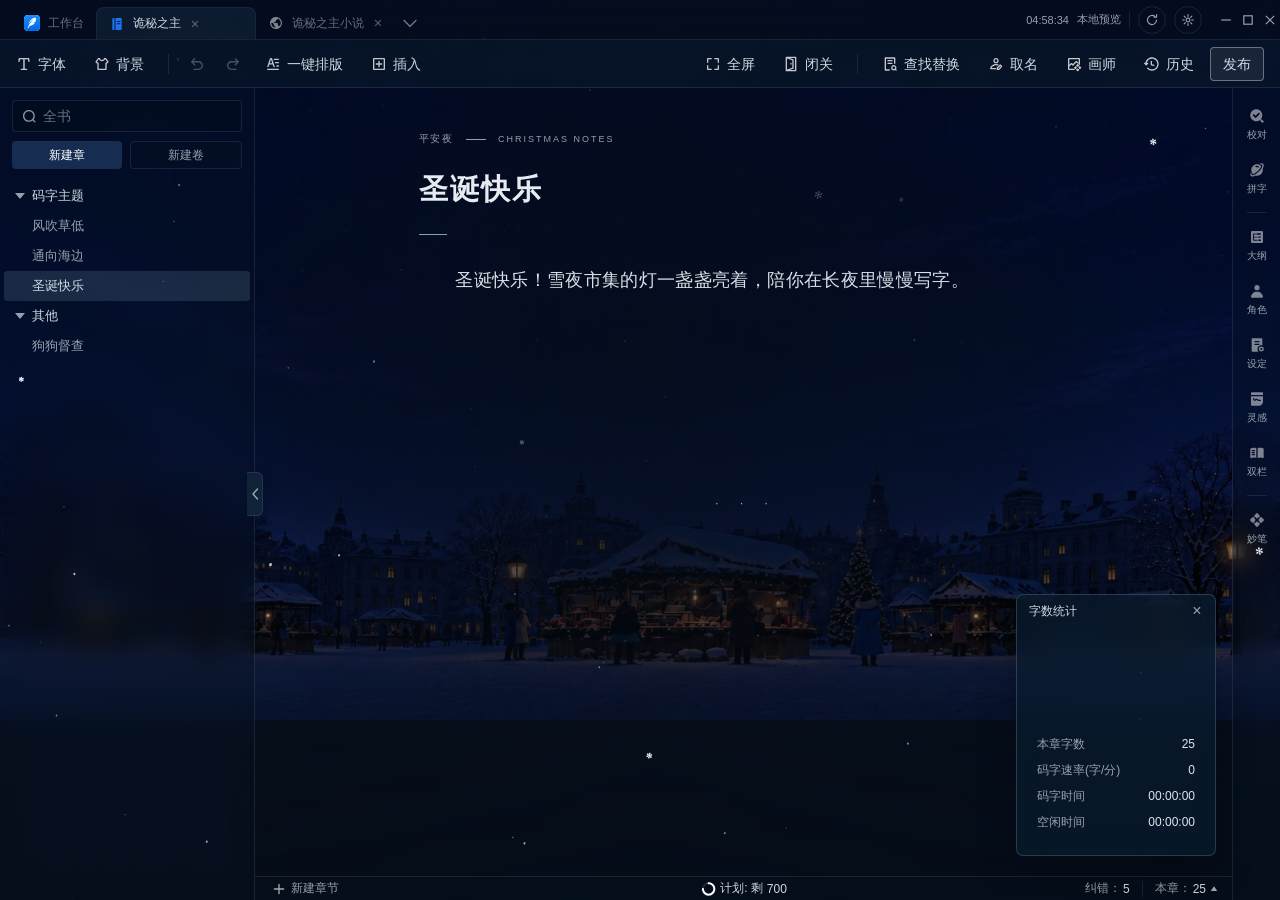
<file: themes/christmas/index.html>
<!doctype html>
<html lang="zh-CN">
<head>
  <meta charset="utf-8">
  <meta name="viewport" content="width=device-width,initial-scale=1">
  <meta name="theme-color" content="#080F1C">
  <title>圣诞快乐 · 深色码字主题</title>
  <link rel="stylesheet" href="theme.css?v=4">
  <link rel="stylesheet" href="styles.css?v=12">
  <script src="stats.js?v=1" defer></script>
  <script src="app.js?v=2" defer></script>
  <script src="snow.js?v=3" defer></script>
  <script src="typing-fx.js?v=7" defer></script>
  <link rel="stylesheet" href="../../shared/site-nav.css?v=14">
  <link rel="stylesheet" href="../../shared/chapter-sidebar.css?v=2">
  <script src="../../shared/chapter-sidebar.js?v=2" defer></script>
  <script src="../../shared/site-nav.js?v=17" defer></script>
  <link rel="stylesheet" href="../../shared/page-loading.css?v=16">
  <script src="../../shared/page-loading.js?v=16" defer></script>
</head>
<body data-page-id="christmas">
  <div id="pageLoading" role="status" aria-label="页面加载中"><span class="loading-spinner"></span>正在准备编辑器…</div>
  <div class="wallpaper" aria-hidden="true"><div class="wallpaper-layer wallpaper-dim"></div><div class="wallpaper-layer wallpaper-low"></div><div class="wallpaper-layer wallpaper-mid"></div><div class="wallpaper-layer wallpaper-bright"></div><div class="wallpaper-layer wallpaper-goal"></div></div>
  <canvas id="snowCanvas" class="snow-canvas" aria-hidden="true"></canvas>
  <div class="app" aria-label="作家助手写作界面 · 圣诞雪夜皮肤预览">
    <header class="titlebar">
      <div class="tabs">
        <span class="tab tab-work"><img class="ic" src="assets/icons/tabs-icon-workbench.svg" alt="">工作台</span>
        <span class="tab tab-book active"><img class="ic" src="assets/icons/tabs-icon-book.svg" alt="">诡秘之主<img class="ic tab-close" src="assets/icons/icon-close-m.svg" alt=""></span>
        <span class="tab tab-web"><img class="ic" src="assets/icons/tabs-icon-web.svg" alt="">诡秘之主小说<img class="ic tab-close" src="assets/icons/icon-close-m.svg" alt=""></span>
        <span class="tab tab-more"><img class="ic" src="assets/icons/icon-chevron-down.svg" alt=""></span>
      </div>
      <div class="titlebar-right">
        <span class="sync-state"><time id="clock"></time><span id="saveState">本地预览</span></span>
        <span class="divider-v" aria-hidden="true"></span>
        <button class="circle-btn" type="button" title="同步" aria-label="同步"><svg viewBox="0 0 16 16" aria-hidden="true"><path d="M13.2 8a5.2 5.2 0 1 1-1.6-3.75M13.2 1.8v3h-3" fill="none" stroke="currentColor" stroke-width="1.3" stroke-linecap="round"/></svg></button>
        <button class="circle-btn" type="button" title="设置" aria-label="设置"><svg viewBox="0 0 16 16" aria-hidden="true"><circle cx="8" cy="8" r="2.1" fill="none" stroke="currentColor" stroke-width="1.3"/><path d="M8 1.8v2m0 8.4v2M1.8 8h2m8.4 0h2M3.6 3.6 5 5m6 6 1.4 1.4M12.4 3.6 11 5m-6 6-1.4 1.4" fill="none" stroke="currentColor" stroke-width="1.3" stroke-linecap="round"/></svg></button>
        <span class="win-btns" aria-hidden="true">
          <svg viewBox="0 0 10 10"><path d="M1 5h8" stroke="currentColor" stroke-width="1"/></svg>
          <svg viewBox="0 0 10 10"><rect x="1.5" y="1.5" width="7" height="7" fill="none" stroke="currentColor" stroke-width="1"/></svg>
          <svg viewBox="0 0 10 10"><path d="m1.5 1.5 7 7m0-7-7 7" stroke="currentColor" stroke-width="1"/></svg>
        </span>
      </div>
    </header>
    <nav class="toolbar" aria-label="写作工具栏">
      <div class="tool-group">
        <button id="fontButton" type="button" title="调整正文字号"><img class="ic" src="assets/icons/toolbar-icon-font.svg" alt=""><span>字体</span></button>
        <button id="themeButton" type="button"><img class="ic" src="assets/icons/toolbar-icon-skin.svg" alt=""><span>背景</span></button>
        <span class="v-divider" aria-hidden="true"></span>
        <button id="undoButton" type="button" class="icon-btn" title="撤销" aria-label="撤销"><img class="ic" src="assets/icons/toolbar-icon-undo.svg" alt=""></button>
        <button id="redoButton" type="button" class="icon-btn" title="重做" aria-label="重做"><img class="ic" src="assets/icons/toolbar-icon-redo.svg" alt=""></button>
        <button id="formatButton" type="button"><img class="ic" src="assets/icons/toolbar-icon-format.svg" alt=""><span>一键排版</span></button>
        <button id="insertButton" type="button"><img class="ic" src="assets/icons/toolbar-icon-insert.svg" alt=""><span>插入</span></button>
      </div>
      <div class="tool-group">
        <button id="fullscreenButton" type="button" class="secondary-tool"><img class="ic" src="assets/icons/toolbar-icon-fullscreen.svg" alt=""><span>全屏</span></button>
        <button id="focusButton" type="button" aria-pressed="false"><img class="ic" src="assets/icons/toolbar-icon-closedoor.svg" alt=""><span>闭关</span></button>
        <span class="v-divider" aria-hidden="true"></span>
        <button id="findButton" type="button"><img class="ic" src="assets/icons/toolbar-icon-find.svg" alt=""><span>查找替换</span></button>
        <button id="nameButton" type="button"><img class="ic" src="assets/icons/toolbar-icon-name.svg" alt=""><span>取名</span></button>
        <button id="painterButton" type="button" class="secondary-tool"><img class="ic" src="assets/icons/toolbar-icon-aiimg.svg" alt=""><span>画师</span></button>
        <button id="historyButton" type="button" class="secondary-tool"><img class="ic" src="assets/icons/toolbar-icon-history.svg" alt=""><span>历史</span></button>
        <button id="exportButton" type="button" class="publish"><span>发布</span></button>
      </div>
    </nav>
    <div class="main">
      <button class="drag-handle" id="sidebarHandle" type="button" aria-label="收起或调整目录宽度" aria-expanded="true" title="拖动调整宽度，点击收起/展开">
        <svg viewBox="0 0 8 12" aria-hidden="true"><path d="M6.5 1 2 6l4.5 5" fill="none" stroke="currentColor" stroke-width="1.4" stroke-linecap="round" stroke-linejoin="round"/></svg>
      </button>
      <aside class="sidebar" aria-label="站点目录">
        <div class="chapter-sidebar"></div>
      </aside>
      <section class="center">
        <main class="editor" id="editorScroll" aria-label="正文编辑区">
          <div class="paper">
            <div class="chapter-kicker"><span>平安夜</span><span class="kicker-line"></span><span>CHRISTMAS NOTES</span></div>
            <input class="title-input" id="titleInput" aria-label="章节标题" value="圣诞快乐" spellcheck="false">
            <div class="chapter-divider" aria-hidden="true"></div>
            <textarea class="body-input" id="bodyInput" aria-label="章节正文" spellcheck="false">　　圣诞快乐！雪夜市集的灯一盏盏亮着，陪你在长夜里慢慢写字。</textarea>
            <div class="end-mark" aria-hidden="true">·　·　·</div>
          </div>
        </main>
        <footer class="statusbar" aria-label="编辑区状态栏">
          <button class="status-new" type="button"><img class="ic" src="assets/icons/icon-plus.svg" alt="">新建章节</button>
          <span class="status-plan"><img class="ic" src="assets/icons/status-icon-progress.svg" alt="">计划: 剩<b>700</b></span>
          <span class="status-right"><span class="pair">纠错：<b>5</b></span><span class="divider-v" aria-hidden="true"></span><span class="pair">本章：<b id="footerCount">21</b><img class="ic" src="assets/icons/status-icon-triangle-up.svg" alt=""></span></span>
        </footer>
      </section>
      <aside class="rail" aria-label="辅助工具">
        <div class="rail-item"><img class="ic" src="assets/icons/rail-icon-proofread.svg" alt=""><span>校对</span></div>
        <div class="rail-item"><img class="ic" src="assets/icons/rail-icon-spell.svg" alt=""><span>拼字</span></div>
        <span class="rail-divider" aria-hidden="true"></span>
        <div class="rail-item"><img class="ic" src="assets/icons/rail-icon-outline.svg" alt=""><span>大纲</span></div>
        <div class="rail-item"><img class="ic" src="assets/icons/rail-icon-character.svg" alt=""><span>角色</span></div>
        <div class="rail-item"><img class="ic" src="assets/icons/rail-icon-storysetting.svg" alt=""><span>设定</span></div>
        <div class="rail-item"><img class="ic" src="assets/icons/rail-icon-note.svg" alt=""><span>灵感</span></div>
        <div class="rail-item"><img class="ic" src="assets/icons/rail-icon-book.svg" alt=""><span>双栏</span></div>
        <span class="rail-divider" aria-hidden="true"></span>
        <div class="rail-item"><img class="ic" src="assets/icons/rail-icon-miaobi.svg" alt=""><span>妙笔</span></div>
      </aside>
    </div>
    <aside class="stats" id="statsPanel" aria-label="字数统计">
      <div class="stats-head"><span>字数统计</span><button id="statsClose" type="button" aria-label="关闭字数统计">×</button></div>
      <figure class="stats-visual" aria-label="随本章字数逐步堆起的雪人"><div class="snowman-scene" id="snowmanScene" data-stage="0" role="img" aria-label="随本章字数逐步堆起的雪人"><div class="snowman"><span class="snowball snow-base"></span><span class="snowball snow-body"><i class="coal coal-one"></i><i class="coal coal-two"></i></span><span class="snowball snow-head"><i class="eye eye-left"></i><i class="eye eye-right"></i><i class="carrot"></i></span><span class="scarf"></span><span class="hat"><i></i></span><span class="arm arm-left"></span><span class="arm arm-right"></span></div></div></figure>
      <div class="stat-rows">
        <div><span>本章字数</span><b id="statChapter">0</b></div>
        <div><span>码字速率(字/分)</span><b id="statSpeed">0</b></div>
        <div><span>码字时间</span><b id="statActive">00:00:00</b></div>
        <div><span>空闲时间</span><b id="statIdle">00:00:00</b></div>
      </div>
    </aside>
  </div>
  <dialog id="themeDialog" class="theme-dialog" aria-labelledby="themeTitle">
    <div class="dialog-head"><div><span class="eyebrow">WRITING SKIN / 05</span><h2 id="themeTitle">圣诞雪夜</h2></div><button id="closeTheme" class="close-button" aria-label="关闭皮肤设置">×</button></div>
    <img class="theme-preview" src="assets/wallpaper-bright.png" alt="深蓝夜空下的圣诞市集，暖灯与雪">
    <p>深色工作台：雪夜市集壁纸从正文区透出，顶栏与侧栏为深色半透明玻璃。</p>
    <div class="palette" aria-label="皮肤分区配色">
      <span style="--swatch:#0C1B2C" title="实色背景2 · 顶栏"></span>
      <span style="--swatch:#0C1B2C" title="实色背景1 · 工具栏"></span>
      <span style="--swatch:rgba(7,20,37,.30)" title="背景半透 · 左右侧栏"></span>
      <span style="--swatch:#A6C8DD" title="主色"></span>
      <span style="--swatch:#CFDAE2" title="正文"></span>
      <span style="--swatch:rgba(10,29,48,.68)" title="统计视觉元素底色"></span>
    </div>
    <label class="select-row">背景固定位置<select id="anchorSelect"><option value="top" selected>顶部 · 裁底 · 推荐</option><option value="center bottom">中下</option><option value="left bottom">左下</option><option value="center">居中 · 裁切</option><option value="left top">左上</option><option value="right top">右上</option><option value="right bottom">右下</option></select></label>
    <label class="select-row">正文字号<select id="fontSelect"><option value="15">15 px</option><option value="16">16 px</option><option value="18" selected>18 px</option><option value="20">20 px</option><option value="22">22 px</option></select></label>
    <fieldset class="atmosphere">
      <legend>动态氛围 · 圣诞飘雪</legend>
      <label class="switch-row"><span>飘雪<span class="switch-hint">默认轻雪，随时可停</span></span><input type="checkbox" id="snowToggle" checked></label>
      <label class="switch-row"><span>打字特效<span class="switch-hint">光标处绽放表情、铃光与粒子，至多每秒一次</span></span><input type="checkbox" id="typingSparkleToggle" checked></label>
      <label class="switch-row"><span>打字音效<span class="switch-hint">Jingle Bells 逐音符，舒缓节奏</span></span><input type="checkbox" id="typingSoundToggle" checked></label>
      <label class="switch-row"><span>目标字数<span class="switch-hint">达到此字数时壁纸最亮；再多打一个字换满月市集</span></span><input type="number" id="brightCount" min="500" max="20000" step="100" value="5000" inputmode="numeric"></label>
      <p class="atmosphere-hint">字数越多，雪夜市集的灯越亮：0 字最暗，达到目标字数时最亮（原市集图）；超出目标一个字后交叉渐入满月市集新图，删字回到原图。打字时雪随速度加急下落，删除时雪倒着下、删得越快倒得越快。雪花绘制在壁纸之上、界面之下，遵循系统“减少动态”设置。打字特效与音效仅由真实键入触发，粘贴与撤销不发声。调节值自动保存在本机。</p>
    </fieldset>
    <div class="dialog-links"><a href="assets/wallpaper-bright.png" target="_blank" rel="noopener">查看完整壁纸 ↗</a><a href="assets/wallpaper-bright.png" download="圣诞雪夜-写作壁纸.png">下载壁纸 ↓</a></div>
  </dialog>
  <div class="toast" id="toast" role="status" hidden></div>
  <span id="fontStatus" hidden></span>
</body>
</html>
</file>
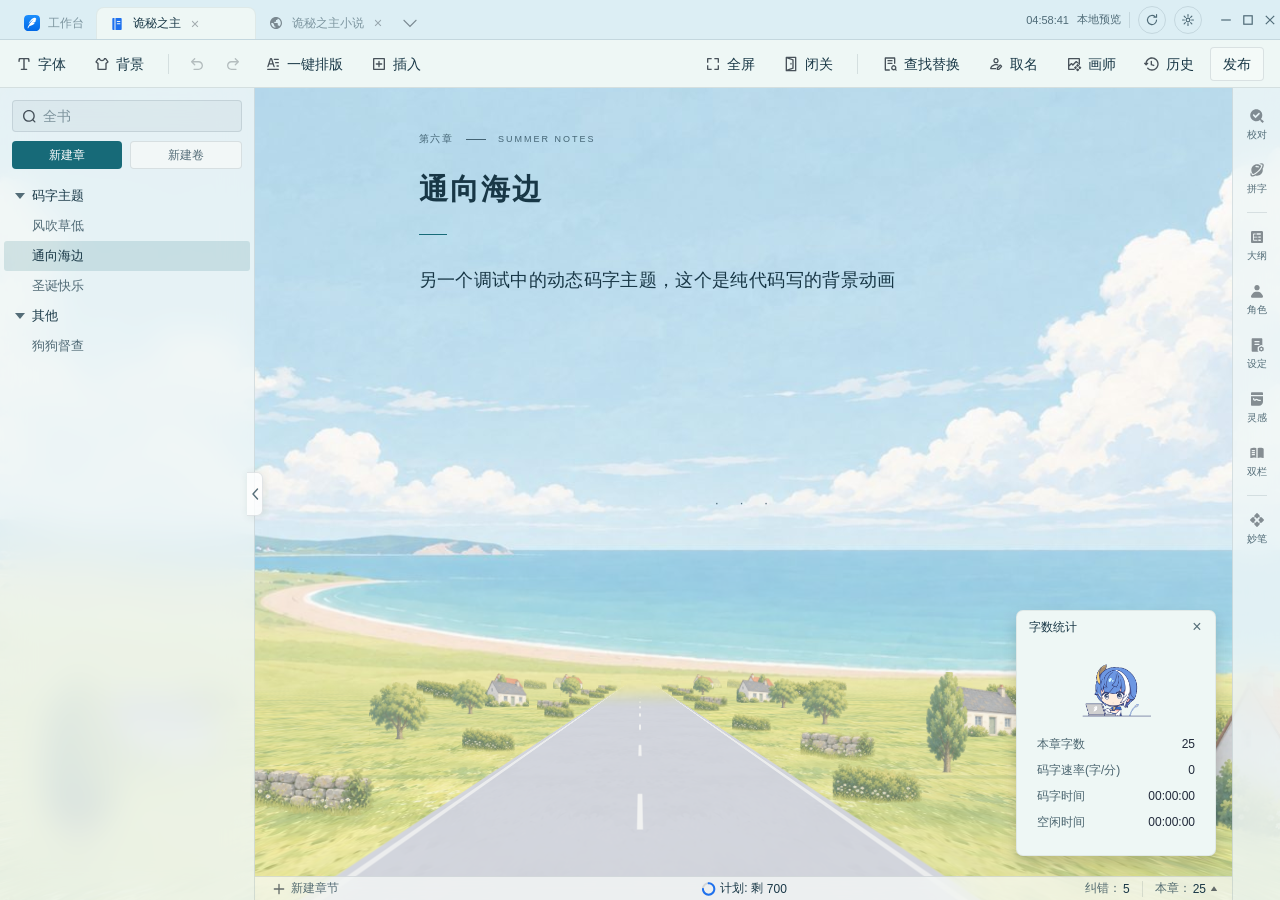
<file: themes/coastal-road/index.html>
<!doctype html>
<html lang="zh-CN">
<head>
  <meta charset="utf-8">
  <meta name="viewport" content="width=device-width,initial-scale=1">
  <meta name="theme-color" content="#DCEEF4">
  <title>通向海边 · 动态码字主题</title>
  <link rel="stylesheet" href="theme.css?v=6">
  <link rel="stylesheet" href="styles.css?v=10">
  <script src="stats.js?v=3" defer></script>
  <script src="app.js?v=8" defer></script>
  <!-- 动效运行时用 esbuild 打包的经典脚本（build-motion.sh 生成）：file:// 下 ES 模块被浏览器拦截，无法直接用 motion.js。 -->
  <script src="motion-bundle.js?v=2" defer></script>
  <link rel="stylesheet" href="../../shared/site-nav.css?v=14">
  <link rel="stylesheet" href="../../shared/chapter-sidebar.css?v=2">
  <script src="../../shared/chapter-sidebar.js?v=2" defer></script>
  <script src="../../shared/site-nav.js?v=17" defer></script>
  <link rel="stylesheet" href="../../shared/page-loading.css?v=16">
  <script src="../../shared/page-loading.js?v=16" defer></script>
</head>
<body data-page-id="coastal-road">
  <div id="pageLoading" role="status" aria-label="页面加载中"><span class="loading-spinner"></span>正在准备编辑器…</div>
  <div class="wallpaper" aria-hidden="true"></div>
  <canvas id="coastalCanvas" class="coastal-canvas" aria-hidden="true" hidden></canvas>
  <video id="wallpaperVideo" class="wallpaper-video" muted loop playsinline preload="metadata" aria-hidden="true" hidden></video>
  <div class="app" aria-label="作家助手写作界面 · 海风长路皮肤预览">
    <header class="titlebar">
      <div class="tabs">
        <span class="tab tab-work"><img class="ic" src="assets/icons/tabs-icon-workbench.svg" alt="">工作台</span>
        <span class="tab tab-book active"><img class="ic" src="assets/icons/tabs-icon-book.svg" alt="">诡秘之主<img class="ic tab-close" src="assets/icons/icon-close-m.svg" alt=""></span>
        <span class="tab tab-web"><img class="ic" src="assets/icons/tabs-icon-web.svg" alt="">诡秘之主小说<img class="ic tab-close" src="assets/icons/icon-close-m.svg" alt=""></span>
        <span class="tab tab-more"><img class="ic" src="assets/icons/icon-chevron-down.svg" alt=""></span>
      </div>
      <div class="titlebar-right">
        <span class="sync-state"><time id="clock"></time><span id="saveState">本地预览</span></span>
        <span class="divider-v" aria-hidden="true"></span>
        <button class="circle-btn" type="button" title="同步" aria-label="同步"><svg viewBox="0 0 16 16" aria-hidden="true"><path d="M13.2 8a5.2 5.2 0 1 1-1.6-3.75M13.2 1.8v3h-3" fill="none" stroke="currentColor" stroke-width="1.3" stroke-linecap="round"/></svg></button>
        <button class="circle-btn" type="button" title="设置" aria-label="设置"><svg viewBox="0 0 16 16" aria-hidden="true"><circle cx="8" cy="8" r="2.1" fill="none" stroke="currentColor" stroke-width="1.3"/><path d="M8 1.8v2m0 8.4v2M1.8 8h2m8.4 0h2M3.6 3.6 5 5m6 6 1.4 1.4M12.4 3.6 11 5m-6 6-1.4 1.4" fill="none" stroke="currentColor" stroke-width="1.3" stroke-linecap="round"/></svg></button>
        <span class="win-btns" aria-hidden="true">
          <svg viewBox="0 0 10 10"><path d="M1 5h8" stroke="currentColor" stroke-width="1"/></svg>
          <svg viewBox="0 0 10 10"><rect x="1.5" y="1.5" width="7" height="7" fill="none" stroke="currentColor" stroke-width="1"/></svg>
          <svg viewBox="0 0 10 10"><path d="m1.5 1.5 7 7m0-7-7 7" stroke="currentColor" stroke-width="1"/></svg>
        </span>
      </div>
    </header>
    <nav class="toolbar" aria-label="写作工具栏">
      <div class="tool-group">
        <button id="fontButton" type="button" title="调整正文字号"><img class="ic" src="assets/icons/toolbar-icon-font.svg" alt=""><span>字体</span></button>
        <button id="themeButton" type="button"><img class="ic" src="assets/icons/toolbar-icon-skin.svg" alt=""><span>背景</span></button>
        <span class="v-divider" aria-hidden="true"></span>
        <button id="undoButton" type="button" class="icon-btn" title="撤销" aria-label="撤销"><img class="ic" src="assets/icons/toolbar-icon-undo.svg" alt=""></button>
        <button id="redoButton" type="button" class="icon-btn" title="重做" aria-label="重做"><img class="ic" src="assets/icons/toolbar-icon-redo.svg" alt=""></button>
        <button id="formatButton" type="button"><img class="ic" src="assets/icons/toolbar-icon-format.svg" alt=""><span>一键排版</span></button>
        <button id="insertButton" type="button"><img class="ic" src="assets/icons/toolbar-icon-insert.svg" alt=""><span>插入</span></button>
      </div>
      <div class="tool-group">
        <button id="fullscreenButton" type="button" class="secondary-tool"><img class="ic" src="assets/icons/toolbar-icon-fullscreen.svg" alt=""><span>全屏</span></button>
        <button id="focusButton" type="button" aria-pressed="false"><img class="ic" src="assets/icons/toolbar-icon-closedoor.svg" alt=""><span>闭关</span></button>
        <span class="v-divider" aria-hidden="true"></span>
        <button id="findButton" type="button"><img class="ic" src="assets/icons/toolbar-icon-find.svg" alt=""><span>查找替换</span></button>
        <button id="nameButton" type="button"><img class="ic" src="assets/icons/toolbar-icon-name.svg" alt=""><span>取名</span></button>
        <button id="painterButton" type="button" class="secondary-tool"><img class="ic" src="assets/icons/toolbar-icon-aiimg.svg" alt=""><span>画师</span></button>
        <button id="historyButton" type="button" class="secondary-tool"><img class="ic" src="assets/icons/toolbar-icon-history.svg" alt=""><span>历史</span></button>
        <button id="exportButton" type="button" class="publish"><span>发布</span></button>
      </div>
    </nav>
    <div class="main">
      <button class="drag-handle" id="sidebarHandle" type="button" aria-label="收起或调整目录宽度" aria-expanded="true" title="拖动调整宽度，点击收起/展开">
        <svg viewBox="0 0 8 12" aria-hidden="true"><path d="M6.5 1 2 6l4.5 5" fill="none" stroke="currentColor" stroke-width="1.4" stroke-linecap="round" stroke-linejoin="round"/></svg>
      </button>
      <aside class="sidebar" aria-label="站点目录">
        <div class="chapter-sidebar"></div>
      </aside>
      <section class="center">
        <main class="editor" id="editorScroll" aria-label="正文编辑区">
          <div class="paper">
            <div class="chapter-kicker"><span>第六章</span><span class="kicker-line"></span><span>SUMMER NOTES</span></div>
            <input class="title-input" id="titleInput" aria-label="章节标题" value="通向海边" spellcheck="false">
            <div class="chapter-divider" aria-hidden="true"></div>
            <textarea class="body-input" id="bodyInput" aria-label="章节正文" spellcheck="false">另一个调试中的动态码字主题，这个是纯代码写的背景动画</textarea>
            <div class="end-mark" aria-hidden="true">·　·　·</div>
          </div>
        </main>
        <footer class="statusbar" aria-label="编辑区状态栏">
          <button class="status-new" type="button"><img class="ic" src="assets/icons/icon-plus.svg" alt="">新建章节</button>
          <span class="status-plan"><img class="ic" src="assets/icons/status-icon-progress.svg" alt="">计划: 剩<b>700</b></span>
          <span class="status-right"><span class="pair">纠错：<b>5</b></span><span class="divider-v" aria-hidden="true"></span><span class="pair">本章：<b id="footerCount">189</b><img class="ic" src="assets/icons/status-icon-triangle-up.svg" alt=""></span></span>
        </footer>
      </section>
      <aside class="rail" aria-label="辅助工具">
        <div class="rail-item"><img class="ic" src="assets/icons/rail-icon-proofread.svg" alt=""><span>校对</span></div>
        <div class="rail-item"><img class="ic" src="assets/icons/rail-icon-spell.svg" alt=""><span>拼字</span></div>
        <span class="rail-divider" aria-hidden="true"></span>
        <div class="rail-item"><img class="ic" src="assets/icons/rail-icon-outline.svg" alt=""><span>大纲</span></div>
        <div class="rail-item"><img class="ic" src="assets/icons/rail-icon-character.svg" alt=""><span>角色</span></div>
        <div class="rail-item"><img class="ic" src="assets/icons/rail-icon-storysetting.svg" alt=""><span>设定</span></div>
        <div class="rail-item"><img class="ic" src="assets/icons/rail-icon-note.svg" alt=""><span>灵感</span></div>
        <div class="rail-item"><img class="ic" src="assets/icons/rail-icon-book.svg" alt=""><span>双栏</span></div>
        <span class="rail-divider" aria-hidden="true"></span>
        <div class="rail-item"><img class="ic" src="assets/icons/rail-icon-miaobi.svg" alt=""><span>妙笔</span></div>
      </aside>
    </div>
    <aside class="stats" id="statsPanel" aria-label="字数统计">
      <div class="stats-head"><span>字数统计</span><button id="statsClose" type="button" aria-label="关闭字数统计">×</button></div>
      <figure class="stats-visual" aria-label="可替换的视觉元素"><img src="assets/icons/stats-visual.gif" alt="统计面板插画（可替换的视觉元素，支持 GIF）"></figure>
      <div class="stat-rows">
        <div><span>本章字数</span><b id="statChapter">0</b></div>
        <div><span>码字速率(字/分)</span><b id="statSpeed">0</b></div>
        <div><span>码字时间</span><b id="statActive">00:00:00</b></div>
        <div><span>空闲时间</span><b id="statIdle">00:00:00</b></div>
      </div>
    </aside>
  </div>
  <dialog id="themeDialog" class="theme-dialog" aria-labelledby="themeTitle">
    <div class="dialog-head"><div><span class="eyebrow">WRITING SKIN / 04</span><h2 id="themeTitle">海风长路</h2></div><button id="closeTheme" class="close-button" aria-label="关闭皮肤设置">×</button></div>
    <img class="theme-preview" src="assets/first-frame.png" alt="浅蓝海岸、柔和田野与中下方公路">
    <p>壁纸从正文区透出，左右侧栏半透明悬浮，顶栏与工具栏保持实色。</p>
    <div class="palette" aria-label="皮肤分区配色">
      <span style="--swatch:#DCEEF4" title="实色背景2 · 顶栏"></span>
      <span style="--swatch:#EEF7F5" title="实色背景1 · 工具栏 / 统计面板"></span>
      <span style="--swatch:rgba(239,247,247,.82)" title="背景半透 · 左右侧栏"></span>
      <span style="--swatch:#176A78" title="主色"></span>
      <span style="--swatch:#183746" title="正文"></span>
      <span style="--swatch:#D6F0E5" title="统计视觉元素底色"></span>
    </div>
    <label class="select-row">背景固定位置<select id="anchorSelect"><option value="center bottom" selected>中下 · 推荐</option><option value="left bottom">左下</option><option value="center">居中 · 裁切</option><option value="left top">左上</option><option value="right top">右上</option><option value="right bottom">右下</option></select></label>
    <label class="select-row">正文字号<select id="fontSelect"><option value="15">15 px</option><option value="16">16 px</option><option value="18" selected>18 px</option><option value="20">20 px</option><option value="22">22 px</option></select></label>
    <fieldset class="atmosphere">
      <legend>动态壁纸 · 海风长路</legend>
      <label class="select-row">壁纸模式<select id="motionMode"><option value="builtin" selected>内置动态 · 海岸前行</option><option value="video">本地视频</option><option value="static">静态壁纸</option></select></label>
      <div class="video-actions" id="localVideoControls" hidden><button id="chooseVideo" type="button" class="btn-primary">选择本地视频</button><button id="clearVideo" type="button" class="btn-ghost" disabled>移除视频</button></div>
      <input type="file" id="videoFile" accept="video/mp4,video/webm,video/quicktime,.mp4,.webm,.mov" hidden>
      <p class="atmosphere-hint" id="videoStatus" role="status">正在准备海岸景物…</p>
      <label class="switch-row"><span>启用动画<span class="switch-hint">跟随打字 · 停笔静止</span></span><input type="checkbox" id="motionToggle" checked></label>
      <div class="preview-actions"><button id="previewMotion" class="btn-primary" type="button" aria-pressed="false">连续预览</button><button id="resetMotion" class="btn-ghost" type="button">恢复舒缓默认值</button></div>
      <p class="atmosphere-hint">关闭背景设置后，恢复跟随打字。调节值自动保存在本机。</p>
      <div id="builtinSettings">
      <details class="motion-group"><summary>云层</summary>
        <p>保留原画云群，缓缓向两侧涌动；正文周围的位移平滑减到零。</p>
        <label class="switch-row"><span>云层运动</span><input id="cloudsToggle" type="checkbox" checked></label>
        <label class="range-row" for="cloudSpeed"><span>云向外漂移速度</span><output id="cloudSpeedValue" for="cloudSpeed">120 像素/秒</output><input id="cloudSpeed" type="range" min="0" max="120" step="1" value="120"></label>
        <label class="range-row" for="cloudFloat"><span>云上下浮动幅度</span><output id="cloudFloatValue" for="cloudFloat">10 像素</output><input id="cloudFloat" type="range" min="0" max="24" step="1" value="10"></label>
        <label class="range-row" for="cloudRandom"><span>云运动随机程度</span><output id="cloudRandomValue" for="cloudRandom">91 %</output><input id="cloudRandom" type="range" min="0" max="100" step="1" value="91"></label>
        <label class="range-row" for="cloudOpacity"><span>云流动强度</span><output id="cloudOpacityValue" for="cloudOpacity">85 %</output><input id="cloudOpacity" type="range" min="0" max="100" step="1" value="85"></label>
      </details>
      <details class="motion-group"><summary>行驶</summary>
        <p>树木和房屋完整地从远处靠近，经过正文附近时整体淡出；地面保持连续前行。</p>
        <label class="switch-row"><span>沿路前进</span><input id="roadToggle" type="checkbox" checked></label>
        <label class="range-row" for="roadSpeed"><span>道路前进速度</span><output id="roadSpeedValue" for="roadSpeed">20 %</output><input id="roadSpeed" type="range" min="0" max="40" step="1" value="20"></label>
        <label class="range-row" for="edgeWidth"><span>两侧景物显示范围</span><output id="edgeWidthValue" for="edgeWidth">14 %</output><input id="edgeWidth" type="range" min="8" max="22" step="1" value="14"></label>
        <label class="range-row" for="bottomHeight"><span>底部景物显示范围</span><output id="bottomHeightValue" for="bottomHeight">20 %</output><input id="bottomHeight" type="range" min="10" max="25" step="1" value="20"></label>
        <label class="switch-row"><span>海浪拍岸</span><input id="shoreToggle" type="checkbox"></label>
        <p>开启后海湾的浪缓缓拍打岸边（约 5 秒一个循环）；正文后面的浪停在固定位置。</p>
      </details>
      </div>
      <details class="motion-group"><summary>阅读保护</summary>
        <label class="range-row" for="caretAnchor"><span>光标自动滚屏位置</span><output id="caretAnchorValue" for="caretAnchor">65 %</output><input id="caretAnchor" type="range" min="35" max="85" step="1" value="65"></label>
        <p>输入区占满整个编辑区高度，光标越过设定位置（默认 65%）时才自动滚屏。正文及两侧安全距离内的背景静止；滚屏暂停动效，下次输入后继续。</p>
      </details>
      <div class="keyframe-links"><a href="assets/first-frame.png" download>下载首帧</a><a href="assets/last-frame.png" download>下载尾帧</a><a href="generation-prompt.txt" download>即梦提示词</a></div>
    </fieldset>
    <div class="dialog-links"><a href="assets/first-frame.png" target="_blank" rel="noopener">查看完整壁纸 ↗</a><a href="skin.json" download>下载皮肤配置 ↓</a></div>
  </dialog>
  <div class="toast" id="toast" role="status" hidden></div>
  <span id="fontStatus" hidden></span>
</body>
</html>
</file>
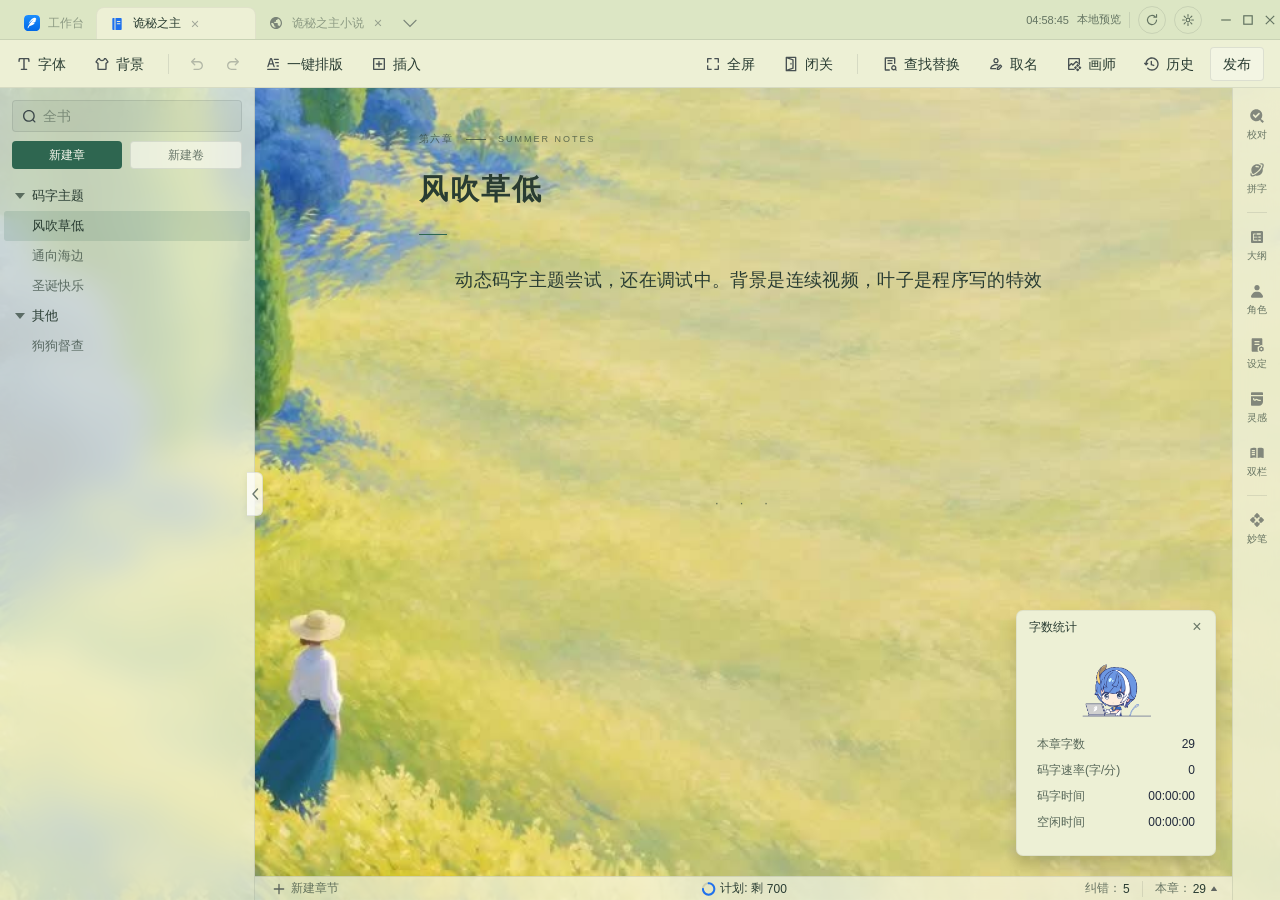
<file: themes/meadow/index.html>
<!doctype html>
<html lang="zh-CN">
<head>
  <meta charset="utf-8">
  <meta name="viewport" content="width=device-width,initial-scale=1">
  <meta name="theme-color" content="#DCE6C4">
  <title>风吹草低</title>
  <link rel="stylesheet" href="theme.css?v=13">
  <link rel="stylesheet" href="styles.css?v=13">
  <link rel="stylesheet" href="../../shared/site-nav.css?v=14">
  <script src="stats.js?v=13" defer></script>
  <script src="app.js?v=18" defer></script>
  <script src="wind-model.js?v=13" defer></script>
  <script src="wind.js?v=17" defer></script>
  <link rel="stylesheet" href="../../shared/chapter-sidebar.css?v=2">
  <script src="../../shared/chapter-sidebar.js?v=2" defer></script>
  <script src="../../shared/site-nav.js?v=17" defer></script>
<link rel="stylesheet" href="../../shared/page-loading.css?v=16">
<script src="../../shared/page-loading.js?v=16" defer></script>
<script src="../../shared/writer-indent.js?v=16"></script>
</head>
<body data-page-id="meadow">
<div id="pageLoading" role="status" aria-label="页面加载中"><span class="loading-spinner"></span>正在准备编辑器…</div>
  <div class="wallpaper" aria-hidden="true"></div>
  <video id="meadowVideo" class="meadow-video" muted loop playsinline preload="metadata" poster="assets/video-stable-poster.jpg" aria-hidden="true" disablepictureinpicture tabindex="-1"><source src="assets/meadow-stable-loop-v2.mp4" type="video/mp4"></video>
  <div id="meadowSun" class="meadow-sun" aria-hidden="true"></div>
  <div class="app" aria-label="作家助手写作界面 · 风吹草低皮肤预览">
    <header class="titlebar">
      <div class="tabs">
        <span class="tab tab-work"><img class="ic" src="assets/icons/tabs-icon-workbench.svg" alt="">工作台</span>
        <span class="tab tab-book active"><img class="ic" src="assets/icons/tabs-icon-book.svg" alt="">诡秘之主<img class="ic tab-close" src="assets/icons/icon-close-m.svg" alt=""></span>
        <span class="tab tab-web"><img class="ic" src="assets/icons/tabs-icon-web.svg" alt="">诡秘之主小说<img class="ic tab-close" src="assets/icons/icon-close-m.svg" alt=""></span>
        <span class="tab tab-more"><img class="ic" src="assets/icons/icon-chevron-down.svg" alt=""></span>
      </div>
      <div class="titlebar-right">
        <span class="sync-state"><time id="clock"></time><span id="saveState">本地预览</span></span>
        <span class="divider-v" aria-hidden="true"></span>
        <button class="circle-btn" type="button" title="同步" aria-label="同步"><svg viewBox="0 0 16 16" aria-hidden="true"><path d="M13.2 8a5.2 5.2 0 1 1-1.6-3.75M13.2 1.8v3h-3" fill="none" stroke="currentColor" stroke-width="1.3" stroke-linecap="round"/></svg></button>
        <button class="circle-btn" type="button" title="设置" aria-label="设置"><svg viewBox="0 0 16 16" aria-hidden="true"><circle cx="8" cy="8" r="2.1" fill="none" stroke="currentColor" stroke-width="1.3"/><path d="M8 1.8v2m0 8.4v2M1.8 8h2m8.4 0h2M3.6 3.6 5 5m6 6 1.4 1.4M12.4 3.6 11 5m-6 6-1.4 1.4" fill="none" stroke="currentColor" stroke-width="1.3" stroke-linecap="round"/></svg></button>
        <span class="win-btns" aria-hidden="true">
          <svg viewBox="0 0 10 10"><path d="M1 5h8" stroke="currentColor" stroke-width="1"/></svg>
          <svg viewBox="0 0 10 10"><rect x="1.5" y="1.5" width="7" height="7" fill="none" stroke="currentColor" stroke-width="1"/></svg>
          <svg viewBox="0 0 10 10"><path d="m1.5 1.5 7 7m0-7-7 7" stroke="currentColor" stroke-width="1"/></svg>
        </span>
      </div>
    </header>
    <nav class="toolbar" aria-label="写作工具栏">
      <div class="tool-group">
        <button id="fontButton" type="button" title="调整正文字号"><img class="ic" src="assets/icons/toolbar-icon-font.svg" alt=""><span>字体</span></button>
        <button id="themeButton" type="button"><img class="ic" src="assets/icons/toolbar-icon-skin.svg" alt=""><span>背景</span></button>
        <span class="v-divider" aria-hidden="true"></span>
        <button id="undoButton" type="button" class="icon-btn" title="撤销" aria-label="撤销"><img class="ic" src="assets/icons/toolbar-icon-undo.svg" alt=""></button>
        <button id="redoButton" type="button" class="icon-btn" title="重做" aria-label="重做"><img class="ic" src="assets/icons/toolbar-icon-redo.svg" alt=""></button>
        <button id="formatButton" type="button"><img class="ic" src="assets/icons/toolbar-icon-format.svg" alt=""><span>一键排版</span></button>
        <button id="insertButton" type="button"><img class="ic" src="assets/icons/toolbar-icon-insert.svg" alt=""><span>插入</span></button>
      </div>
      <div class="tool-group">
        <button id="fullscreenButton" type="button" class="secondary-tool"><img class="ic" src="assets/icons/toolbar-icon-fullscreen.svg" alt=""><span>全屏</span></button>
        <button id="focusButton" type="button" aria-pressed="false"><img class="ic" src="assets/icons/toolbar-icon-closedoor.svg" alt=""><span>闭关</span></button>
        <span class="v-divider" aria-hidden="true"></span>
        <button id="findButton" type="button"><img class="ic" src="assets/icons/toolbar-icon-find.svg" alt=""><span>查找替换</span></button>
        <button id="nameButton" type="button"><img class="ic" src="assets/icons/toolbar-icon-name.svg" alt=""><span>取名</span></button>
        <button id="painterButton" type="button" class="secondary-tool"><img class="ic" src="assets/icons/toolbar-icon-aiimg.svg" alt=""><span>画师</span></button>
        <button id="historyButton" type="button" class="secondary-tool"><img class="ic" src="assets/icons/toolbar-icon-history.svg" alt=""><span>历史</span></button>
        <button id="exportButton" type="button" class="publish"><span>发布</span></button>
      </div>
    </nav>
    <div class="main">
      <button class="drag-handle" id="sidebarHandle" type="button" aria-label="收起或调整目录宽度" aria-expanded="true" title="拖动调整宽度，点击收起/展开">
        <svg viewBox="0 0 8 12" aria-hidden="true"><path d="M6.5 1 2 6l4.5 5" fill="none" stroke="currentColor" stroke-width="1.4" stroke-linecap="round" stroke-linejoin="round"/></svg>
      </button>
      <aside class="sidebar" aria-label="站点目录">
        <div class="chapter-sidebar"></div>
      </aside>
      <section class="center">
        <main class="editor" id="editorScroll" aria-label="正文编辑区">
          <div class="paper">
            <div class="chapter-kicker"><span>第六章</span><span class="kicker-line"></span><span>SUMMER NOTES</span></div>
            <input class="title-input" id="titleInput" aria-label="章节标题" value="风吹草低" spellcheck="false">
            <div class="chapter-divider" aria-hidden="true"></div>
            <textarea class="body-input" id="bodyInput" aria-label="章节正文" spellcheck="false">　　动态码字主题尝试，还在调试中。背景是连续视频，叶子是程序写的特效</textarea>
            <div class="end-mark" aria-hidden="true">·　·　·</div>
          </div>
        </main>
        <footer class="statusbar" aria-label="编辑区状态栏">
          <button class="status-new" type="button"><img class="ic" src="assets/icons/icon-plus.svg" alt="">新建章节</button>
          <span class="status-plan"><img class="ic" src="assets/icons/status-icon-progress.svg" alt="">计划: 剩<b>700</b></span>
          <span class="status-right"><span class="pair">纠错：<b>5</b></span><span class="divider-v" aria-hidden="true"></span><span class="pair">本章：<b id="footerCount">189</b><img class="ic" src="assets/icons/status-icon-triangle-up.svg" alt=""></span></span>
        </footer>
      </section>
      <aside class="rail" aria-label="辅助工具">
        <div class="rail-item"><img class="ic" src="assets/icons/rail-icon-proofread.svg" alt=""><span>校对</span></div>
        <div class="rail-item"><img class="ic" src="assets/icons/rail-icon-spell.svg" alt=""><span>拼字</span></div>
        <span class="rail-divider" aria-hidden="true"></span>
        <div class="rail-item"><img class="ic" src="assets/icons/rail-icon-outline.svg" alt=""><span>大纲</span></div>
        <div class="rail-item"><img class="ic" src="assets/icons/rail-icon-character.svg" alt=""><span>角色</span></div>
        <div class="rail-item"><img class="ic" src="assets/icons/rail-icon-storysetting.svg" alt=""><span>设定</span></div>
        <div class="rail-item"><img class="ic" src="assets/icons/rail-icon-note.svg" alt=""><span>灵感</span></div>
        <div class="rail-item"><img class="ic" src="assets/icons/rail-icon-book.svg" alt=""><span>双栏</span></div>
        <span class="rail-divider" aria-hidden="true"></span>
        <div class="rail-item"><img class="ic" src="assets/icons/rail-icon-miaobi.svg" alt=""><span>妙笔</span></div>
      </aside>
    </div>
    <aside class="stats" id="statsPanel" aria-label="字数统计">
      <div class="stats-head"><span>字数统计</span><button id="statsClose" type="button" aria-label="关闭字数统计">×</button></div>
      <figure class="stats-visual" aria-label="可替换的视觉元素"><img src="assets/stats-visual.gif" alt="统计面板插画（可替换的视觉元素，支持 GIF）"></figure>
      <div class="stat-rows">
        <div><span>本章字数</span><b id="statChapter">0</b></div>
        <div><span>码字速率(字/分)</span><b id="statSpeed">0</b></div>
        <div><span>码字时间</span><b id="statActive">00:00:00</b></div>
        <div><span>空闲时间</span><b id="statIdle">00:00:00</b></div>
      </div>
    </aside>
  </div>
  <dialog id="themeDialog" class="theme-dialog" aria-labelledby="themeTitle">
    <div class="dialog-head"><div><span class="eyebrow">WRITING SKIN / 01</span><h2 id="themeTitle">风吹草低</h2></div><button id="closeTheme" class="close-button" aria-label="关闭皮肤设置">×</button></div>
    <img class="theme-preview" src="assets/wallpaper.png" alt="黄绿色原野、蓝色树影与戴草帽的人物">
    <p>壁纸从正文区透出，左右侧栏半透明悬浮，顶栏与工具栏保持实色。</p>
    <div class="palette" aria-label="皮肤分区配色">
      <span style="--swatch:#DCE6C4" title="实色背景2 · 顶栏"></span>
      <span style="--swatch:#EDF0D5" title="实色背景1 · 工具栏 / 统计面板"></span>
      <span style="--swatch:rgba(240,243,220,.78)" title="背景半透 · 左右侧栏"></span>
      <span style="--swatch:#2E6650" title="主色"></span>
      <span style="--swatch:#293C32" title="正文"></span>
      <span style="--swatch:#ADF0B8" title="统计视觉元素底色"></span>
    </div>
    <label class="select-row">背景固定位置<select id="anchorSelect"><option value="left bottom" selected>左下 · 推荐</option><option value="center">居中 · 裁切</option><option value="left top">左上</option><option value="right top">右上</option><option value="right bottom">右下</option></select></label>
    <label class="select-row">正文字号<select id="fontSelect"><option value="15">15 px</option><option value="16">16 px</option><option value="18" selected>18 px</option><option value="20">20 px</option><option value="22">22 px</option></select></label>
    <fieldset class="atmosphere">
      <legend>动态氛围 · 风吹草低</legend>
      <label class="switch-row"><span>视频背景<span class="switch-hint">随正文输入节奏，慢 / 中 / 快三档平滑切换</span></span><input type="checkbox" id="motionToggle" checked></label>
      <p class="atmosphere-hint"><span id="tierRatesHint">慢档 0.45× · 中档 1.0× · 快档 1.2×</span><br>按最近输入间隔与字数估计节奏；逐字输入保持连贯，停笔约 7.2 秒后渐慢，8.2–10 秒内暂停；风声与阳光仍按原节奏淡出。</p>
      <label class="slider-row"><span>快档速度</span><span class="slider-control"><input type="range" id="fastRate" min="1" max="2" step="0.1" value="1.2" aria-label="快档速度" aria-describedby="fastRateHint"><b id="fastRateValue">1.2×</b></span></label>
      <p class="atmosphere-hint" id="fastRateHint">可调 1.0×–2.0×，默认 1.2×；只影响视频快档，调节时平滑过渡。</p>
      <label class="select-row" for="pauseSeconds">停笔后暂停<select id="pauseSeconds" aria-describedby="pauseSecondsHint"><option value="0">自动 · 8.2–10 秒</option><option value="1">1 秒</option><option value="2">2 秒</option><option value="3">3 秒</option><option value="4">4 秒</option><option value="5">5 秒</option><option value="8">8 秒</option><option value="10">10 秒</option></select></label>
      <p class="atmosphere-hint" id="pauseSecondsHint">从最后一次真实落字开始计时，先渐慢再暂停。仅影响视频；选择较短时间可能重新出现字间启停。</p>
      <p class="atmosphere-hint" id="videoPaceStatus">空闲 · 已暂停</p>
      <label class="switch-row"><span>草屑<span class="switch-hint">落字时从光标旁飘出</span></span><input type="checkbox" id="particlesToggle" checked></label>
      <label class="slider-row"><span>飘出密度</span><span class="slider-control"><input type="range" id="particleRate" min="0" max="100" value="50" aria-label="草屑飘出密度"><b id="particleRateValue">50%</b></span></label>
      <label class="switch-row"><span>阳光<span class="switch-hint">光影缓慢变化，不随打字加速</span></span><input type="checkbox" id="sunlightToggle" checked></label>
      <label class="slider-row"><span>光影强度</span><span class="slider-control"><input type="range" id="sunStrength" min="0" max="100" value="50" aria-label="阳光光影强度"><b id="sunStrengthValue">50%</b></span></label>
      <label class="switch-row"><span>风声<span class="switch-hint" id="soundHint"></span></span><input type="checkbox" id="soundToggle" checked></label>
      <label class="slider-row"><span>音量</span><span class="slider-control"><input type="range" id="windVolume" min="0" max="100" value="24" aria-label="风声音量"><b id="windVolumeValue">24%</b></span></label>
      <p class="atmosphere-hint" id="atmosphereHint"></p>
    </fieldset>
    <div class="dialog-links"><a href="assets/wallpaper.png" target="_blank" rel="noopener">查看完整壁纸 ↗</a><a href="skin.json" download>下载皮肤配置 ↓</a></div>
  </dialog>
  <div class="toast" id="toast" role="status" hidden></div>
  <span id="fontStatus" hidden></span>
</body>
</html>
</file>
<file: themes/christmas/theme.css>
:root {
  /* 圣诞雪夜：深色顶栏与半透明侧栏，正文直接呈现在雪夜市集壁纸上。 */
  --solid-1: rgba(12, 27, 44, 0.58);
  --solid-2: rgba(5, 15, 29, 0.62);
  --translucent: rgba(7, 20, 37, 0.30);
  --translucent-light: rgba(7, 18, 33, 0.36);
  --primary: #A6C8DD;
  --primary-hover: #C7DEEB;
  --on-primary: #122537;
  --text: #CFDAE2;
  --muted: rgba(207, 218, 226, 0.72);
  --faint: rgba(207, 218, 226, 0.48);
  --border: rgba(163, 198, 219, 0.12);
  --border-soft: rgba(163, 198, 219, 0.07);
  --field-bg: rgba(3, 15, 27, 0.35);
  --hover-bg: rgba(159, 197, 220, 0.08);
  --selected-bg: rgba(146, 185, 210, 0.16);
  --selection: #375A72;
  --visual-bg: rgba(10, 29, 48, 0.68);
  --wallpaper-fallback: #080F1C;
  /* 壁纸：保持原图大小（宽度 = 100% 视口宽，高度等比），从顶部放置（底部裁切），尺寸见 styles.css .wallpaper-layer。 */
  --wallpaper-position: top;
  --wallpaper-zoom: 1;
  /* 打字锚点：光标所在行被固定在编辑区可视高度的这个比例（0~1）。 */
  --caret-anchor: .65;
  --editor-bottom-reserve: max(80px, calc((1 - var(--caret-anchor)) * (100dvh - 112px)));
  --body-size: 18px;
  --font-ui: -apple-system, BlinkMacSystemFont, "PingFang SC", "Noto Sans SC", "Microsoft YaHei", sans-serif;
  --font-editor: "Songti SC", "STSong", "Kaiti SC", "Noto Serif CJK SC", serif;
  color-scheme: dark;
}
</file>
<file: themes/christmas/styles.css>
*{box-sizing:border-box}
html,body{height:100%;margin:0}
body{color:var(--text);background:var(--wallpaper-fallback);font-family:var(--font-ui);font-size:13px;overflow:hidden}
button,input,textarea,select{font:inherit;color:inherit}
button{background:none;border:0;cursor:pointer;-webkit-tap-highlight-color:transparent}
button:focus-visible,a:focus-visible,select:focus-visible{outline:2px solid var(--primary);outline-offset:2px}
input:focus,input:focus-visible,textarea:focus,textarea:focus-visible{outline:none;box-shadow:none}
svg{width:16px;height:16px;flex-shrink:0}
.ic{width:16px;height:16px;flex-shrink:0;display:block}
/* 深色模式：单色图标反白；彩色品牌图标（工作台 / 书本）保持原色 */
.ic{filter:brightness(0) invert(1)}
.ic[src*="tabs-icon-workbench"],.ic[src*="tabs-icon-book"]{filter:none}
::selection{background:var(--selection);color:var(--text)}
input::placeholder,textarea::placeholder{color:var(--faint)}
[hidden]{display:none!important}

/* 站点目录（site-nav）：结构与其他页面完全一致（shared/site-nav.css 渲染）。
   site-nav.css 通过 --ink/--brand 系列变量取色，这里把它们映射到本主题变量，
   实现深浅模式差异；不额外加边框或改结构。
   （site-nav.css 在本文件之后加载，因此须在 :root 提供变量而非覆盖 .site-nav。） */
:root{
  --ink:var(--text);
  --ink-49:var(--muted);
  --ink-34:var(--faint);
  --ink-04:var(--hover-bg);
  --line:var(--border);
  --brand:var(--primary);
  --brand-weak:var(--selected-bg);
}

/* 壁纸：四档雪夜市集随本章字数交叉渐变（0→最暗，5000 字→最亮），飘雪 canvas 叠在壁纸之上、界面之下。
   保持原图大小：宽度适应（宽度 = 100% 视口宽，高度等比），从顶部放置，超出底部的部分被裁切。 */
.wallpaper{position:fixed;inset:0;pointer-events:none;z-index:0;transform-origin:center center}
.wallpaper-layer{position:absolute;inset:0;background-size:calc(var(--wallpaper-zoom,1)*100%) auto;background-position:var(--wallpaper-position);background-repeat:no-repeat;opacity:0;transition:opacity 1.15s cubic-bezier(.22,.7,.18,1)}
.wallpaper-dim{background-image:url("assets/wallpaper-dim.png")}
.wallpaper-low{background-image:url("assets/wallpaper-low.png")}
.wallpaper-mid{background-image:url("assets/wallpaper-mid.png")}
.wallpaper-bright{background-image:url("assets/wallpaper-bright.png")}
.wallpaper-dim{opacity:var(--winter-bg-dim,1)}
.wallpaper-low{opacity:var(--winter-bg-low,0)}
.wallpaper-mid{opacity:var(--winter-bg-mid,0)}
.wallpaper-bright{opacity:var(--winter-bg-bright,0)}
/* 达标奖励层：目标字数时仍是原四档最亮图，再多打一个字才交叉渐入这张满月市集新图（1672×941，与四档图同尺寸） */
.wallpaper-goal{background-image:url("assets/wallpaper-goal.jpg?v=2")}
.wallpaper-goal{opacity:var(--winter-bg-goal,0)}
/* 写作区遮罩（雪落原版移植）：横向渐变 + 正文区径向渐变，最亮档时保护正文可读性。
   底部市集灯光最亮处再叠一条向上的压暗渐变，护住滚动到底部的正文行。
   .wallpaper 已带 z-index:0 自成层叠上下文，::after 只盖壁纸、不盖界面与飘雪。 */
.wallpaper::after{content:"";position:absolute;z-index:2;inset:0;background:linear-gradient(90deg,rgba(4,12,23,.2),rgba(5,13,25,.5) 51%,rgba(4,12,23,.2)),radial-gradient(ellipse 51% 40% at 51% 40%,rgba(5,12,24,.58) 0%,rgba(5,12,24,.31) 55%,rgba(5,12,24,0) 78%),linear-gradient(to top,rgba(4,12,23,.6) 0%,rgba(4,12,23,.28) 18%,rgba(4,12,23,0) 34%)}
.snow-canvas{position:fixed;inset:0;width:100%;height:100%;pointer-events:none;z-index:5}

/* ===== 打字特效与光标定位（typing-fx.js，对照 Figma Make 移植）=====
   特效层 z-index 低于 .app：渲染在文字后方，不遮挡已输入的正文。 */
.type-fx-layer{position:fixed;inset:0;pointer-events:none;z-index:1;overflow:hidden}
.type-fx-burst{position:absolute}
.type-fx-item{position:absolute;left:0;top:0;will-change:transform,opacity;user-select:none;-webkit-user-select:none;pointer-events:none}
.type-fx-emoji{font-size:13px;line-height:1;filter:drop-shadow(0 0 4px var(--glow,#93c5fd))}
.type-fx-bell{width:10px;height:10px;margin:-5px 0 0 -5px;border-radius:50%;background:linear-gradient(135deg,#ef4444,#fbbf24);box-shadow:0 0 10px rgba(239,68,68,.45)}
.type-fx-dot{width:3px;height:3px;margin:-1.5px 0 0 -1.5px;border-radius:50%;background:#fff;box-shadow:0 0 2px rgba(255,255,255,.5)}
.caret-mirror{position:absolute;visibility:hidden;white-space:pre-wrap;word-wrap:break-word;overflow:hidden;z-index:-1;pointer-events:none;border:0}
@media(prefers-reduced-motion:reduce){.type-fx-layer{display:none}}

.app{height:100dvh;display:flex;flex-direction:column;overflow:hidden;position:relative;z-index:2}

/* ===== 顶栏标签条（实色背景2 · 深色）===== */
.titlebar{height:40px;flex-shrink:0;display:flex;align-items:flex-end;justify-content:space-between;padding:0 0 0 12px;background:var(--solid-2);border-bottom:1px solid var(--border);backdrop-filter:blur(14px);-webkit-backdrop-filter:blur(14px)}
.tabs{display:flex;align-items:flex-end}
.tab{height:32px;display:flex;align-items:center;gap:8px;padding:0 12px;font-size:12px;color:var(--faint);white-space:nowrap}
.tab.active{background:rgba(23,45,67,.48);color:var(--text);border:1px solid var(--border-soft);border-bottom:0;border-radius:8px 8px 0 0}
.tab-book{width:160px}
.tab-web{width:130px}
.tab .tab-close{width:12px;height:12px;opacity:.7}
.tab-more{width:48px;justify-content:center;padding:0}
.titlebar-right{display:flex;align-items:center;gap:8px;height:100%;padding:0 0 0 8px}
.sync-state{display:flex;align-items:center;gap:8px;font-size:11px;color:var(--muted);white-space:nowrap}
#clock{font-variant-numeric:tabular-nums}
.divider-v{width:1px;height:16px;background:var(--border)}
.circle-btn{width:28px;height:28px;border-radius:50%;border:1px solid var(--border);display:flex;align-items:center;justify-content:center;color:var(--muted)}
.circle-btn:hover{background:var(--hover-bg)}
.circle-btn svg{width:14px;height:14px}
.win-btns{display:flex;align-items:center;gap:2px;padding-left:6px;color:var(--muted)}
.win-btns svg{width:12px;height:12px;padding:4px;box-sizing:content-box}

/* ===== 工具栏（实色背景1 · 深色半透）===== */
.toolbar{height:48px;flex-shrink:0;display:flex;align-items:center;justify-content:space-between;padding:0 16px 0 4px;background:var(--solid-1);border-bottom:1px solid var(--border);backdrop-filter:blur(14px);-webkit-backdrop-filter:blur(14px)}
.tool-group{display:flex;align-items:center;gap:4px}
.tool-group button{display:flex;align-items:center;gap:6px;padding:6px 12px;border-radius:4px;font-size:14px;line-height:20px;color:var(--text);white-space:nowrap}
.tool-group button:hover{background:var(--hover-bg)}
.tool-group button:disabled{opacity:.35;cursor:default;background:none}
.icon-btn{padding:6px 8px!important}
.v-divider{width:1px;height:20px;background:var(--border);margin:0 8px}
.publish{padding:6px 12px!important;border:.5px solid rgba(255,255,255,.35);background:rgba(255,255,255,.08);color:#fff}
.publish:hover{background:rgba(255,255,255,.16)!important}

/* ===== 主区：侧栏（背景半透）+ 正文（透出壁纸）+ 右栏（背景半透）===== */
.main{flex:1;min-height:0;display:flex;position:relative}
.sidebar{width:var(--sidebar-w,255px);flex-shrink:0;display:flex;flex-direction:column;background:var(--translucent);backdrop-filter:blur(12px) saturate(1.04);-webkit-backdrop-filter:blur(12px) saturate(1.04);border-right:1px solid var(--border);transition:margin-left .25s ease}
body.sidebar-collapsed .sidebar{margin-left:calc(-1 * var(--sidebar-w,255px))}
.drag-handle{position:absolute;left:var(--sidebar-w,255px);top:50%;transform:translate(-50%,-50%);width:16px;height:44px;border-radius:0 6px 6px 0;background:rgba(18,37,58,.9);border:1px solid var(--border);border-left:0;color:var(--muted);display:flex;align-items:center;justify-content:center;cursor:col-resize;z-index:6;box-shadow:1px 1px 8px rgba(0,0,0,.28);transition:left .25s ease,background .15s ease,color .15s ease}
body.sidebar-collapsed .drag-handle{left:0}
.drag-handle svg{width:8px;height:12px;transition:transform .25s ease}
body.sidebar-collapsed .drag-handle svg{transform:rotate(180deg)}
.drag-handle:hover{background:#25445f;color:var(--primary)}
.drag-handle.dragging{transition:none}
.search{margin:12px 12px 0;height:32px;border:1px solid var(--border);border-radius:4px;background:var(--field-bg);display:flex;align-items:center;gap:6px;padding:0 8px;color:var(--muted)}
.search .ic{width:14px;height:14px}
.search input{width:100%;min-width:0;background:none;border:0;outline:none;font-size:14px;color:var(--text)}
.search:focus-within{border-color:var(--border)}
.side-actions{display:flex;gap:8px;margin:12px 12px 0}
.side-actions button{flex:1;height:28px;border-radius:4px;font-size:12px;display:flex;align-items:center;justify-content:center}
.btn-primary{background:var(--primary);color:var(--on-primary)}
.btn-primary:hover{background:var(--primary-hover)}
.btn-ghost{border:1px solid var(--border);color:var(--muted);background:rgba(10,25,43,.35)}
.btn-ghost:hover{background:rgba(20,40,64,.55)}
.filters{display:flex;align-items:center;gap:8px;margin:8px 12px 0;padding:8px 4px 2px;font-size:12px;color:var(--muted)}
.filters .selected{position:relative;color:var(--text);font-weight:500}
.filters .selected:after{content:"";position:absolute;left:0;right:0;bottom:-6px;height:2px;border-radius:1px;background:var(--primary)}
.filter-more{margin-left:auto;display:flex;align-items:center;gap:2px}
.filter-more .ic{width:12px;height:12px}
.chapters{flex:1;overflow:auto;padding:6px 4px 8px;scrollbar-width:thin;scrollbar-color:rgba(163,198,219,.25) transparent}
.chapter .chapter-name{min-width:0}
.folder{display:flex;align-items:center;gap:6px;padding:4px 8px;font-size:13px;line-height:20px;color:var(--text)}
.folder .ic{width:16px;height:16px;opacity:.85}
.folder .count{margin-left:auto;font-size:11px;line-height:16px;color:var(--faint)}
.chapter{display:flex;align-items:center;gap:4px;margin:1px 4px;padding:4px 8px 4px 28px;border-radius:3px;font-size:13px;line-height:20px;color:var(--muted);white-space:nowrap}
.chapter .chapter-name{overflow:hidden;text-overflow:ellipsis}
.chapter .count{margin-left:auto;font-size:11px;line-height:16px;color:var(--faint);font-variant-numeric:tabular-nums}
.chapter .ic{width:14px;height:14px;opacity:.7}
.chapter:hover{background:var(--hover-bg)}
.chapter.current{background:var(--selected-bg);color:var(--text);font-weight:500}
/* 侧栏「新建章」主按钮：亮蓝底深色字与深色侧栏对比过强，改为深蓝底白字 */
body[data-page-id="christmas"] .chapter-sidebar .cs-actions .cs-primary{background:#172C51;color:#fff}
body[data-page-id="christmas"] .chapter-sidebar .cs-actions .cs-primary:hover{background:#1F3B63}

.center{flex:1;min-width:0;display:flex;flex-direction:column}
.editor{flex:1;min-height:0;overflow-y:auto;padding:44px 64px 80px;padding-bottom:var(--editor-bottom-reserve);scrollbar-width:thin;scrollbar-color:rgba(163,198,219,.25) transparent}
.paper{max-width:650px;margin:0 auto;background:transparent}
.chapter-kicker{display:flex;align-items:center;gap:12px;color:var(--muted);font-size:10px;letter-spacing:1.8px;margin-bottom:20px}
.chapter-kicker>span:last-child{font-size:9px;letter-spacing:2px}
.kicker-line{width:20px;height:1px;background:var(--muted)}
.title-input{display:block;border:0;outline:0;background:transparent;width:100%;font-family:var(--font-editor);font-size:29px;letter-spacing:2px;font-weight:600;padding:0;line-height:1.6;color:#E5EBF0}
.chapter-divider{width:28px;height:1px;background:var(--primary);margin:22px 0 26px;opacity:.8}
.body-input{display:block;width:100%;min-height:200px;overflow:hidden;border:0;outline:0;background:transparent;resize:none;padding:0;font-family:var(--font-editor);font-size:var(--body-size);line-height:2.2;letter-spacing:.35px;color:rgba(228,235,241,.95);caret-color:var(--primary);border-radius:0}
.end-mark{color:var(--muted);text-align:center;margin:30px 0 20px;letter-spacing:4px}

/* 编辑区底部状态栏（背景半透） */
.statusbar{height:24px;flex-shrink:0;display:flex;align-items:center;justify-content:space-between;padding:0 12px;background:var(--translucent-light);backdrop-filter:blur(10px);-webkit-backdrop-filter:blur(10px);border-top:1px solid var(--border);font-size:12px;color:var(--muted);position:relative}
.statusbar b{font-weight:400;color:var(--text);font-variant-numeric:tabular-nums}
.status-new{display:flex;align-items:center;gap:4px;font-size:12px;color:var(--muted);border-radius:4px;padding:0 4px;height:22px}
.status-new:hover{background:var(--hover-bg)}
.status-plan{position:absolute;left:50%;transform:translateX(-50%);display:flex;align-items:center;gap:4px;color:var(--text)}
.status-right{display:flex;align-items:center;gap:12px}
.pair{display:flex;align-items:center;gap:2px}
.pair .ic{width:12px;height:12px}

/* ===== 右侧边栏（背景半透）===== */
.rail{width:48px;flex-shrink:0;display:flex;flex-direction:column;align-items:center;padding:12px 0;gap:4px;background:var(--translucent);backdrop-filter:blur(12px) saturate(1.04);-webkit-backdrop-filter:blur(12px) saturate(1.04);border-left:1px solid var(--border)}
.rail-item{display:flex;flex-direction:column;align-items:center;gap:4px;padding:8px 12px;color:var(--muted);font-size:10px;line-height:14px;cursor:pointer;border-radius:4px}
.rail-item:hover{background:var(--hover-bg);color:var(--text)}
.rail-divider{width:20px;height:1px;background:var(--border);margin:4px 0}

/* ===== 字数统计面板（深色半透）===== */
.stats{position:fixed;right:64px;bottom:44px;width:200px;background:rgba(10,29,48,.68);border:1px solid rgba(192,224,240,.18);border-radius:7px;box-shadow:0 14px 38px rgba(0,0,0,.26);overflow:hidden;z-index:3;backdrop-filter:blur(16px);-webkit-backdrop-filter:blur(16px)}
.stats-head{height:32px;display:flex;align-items:center;justify-content:space-between;padding:0 6px 0 12px;font-size:12px;font-weight:500;color:var(--text)}
.stats-head button{width:24px;height:24px;border-radius:4px;font-size:16px;color:var(--muted);line-height:1}
.stats-head button:hover{background:var(--hover-bg)}
.stats-visual{margin:0;height:96px;background:transparent;display:flex;align-items:flex-end;justify-content:center;overflow:hidden}
/* 无底座雪人：80 / 250 / 600 / 1200 字逐层堆起，最后戴帽伸手 */
.snowman-scene{width:92px;height:92px;position:relative;isolation:isolate}
.snowman{position:absolute;z-index:1;left:50%;bottom:2px;width:86px;height:86px;transform:translateX(-50%);filter:drop-shadow(0 7px 5px rgba(0,0,0,.27))}
.snowball{position:absolute;left:50%;display:block;border-radius:50%;transform:translateX(-50%) scale(.2);transform-origin:center bottom;opacity:0;background:radial-gradient(circle at 31% 23%,#ffffff 0 8%,#eaf7ff 27%,#b2d9ea 68%,#6e9bb5 100%);box-shadow:inset -7px -7px 10px rgba(69,117,145,.26),inset 4px 5px 8px rgba(255,255,255,.8),0 3px 5px rgba(0,0,0,.12);transition:transform .48s cubic-bezier(.2,.9,.3,1.25),opacity .28s ease}
.snow-base{bottom:0;width:51px;height:37px}.snow-body{bottom:25px;width:39px;height:34px}.snow-head{bottom:51px;width:29px;height:29px}
.coal,.eye{position:absolute;display:block;border-radius:50%;background:#163044;box-shadow:inset 1px 1px 1px #7899aa}.coal{width:4px;height:4px;left:50%;transform:translateX(-50%)}.coal-one{top:13px}.coal-two{top:21px}.eye{top:10px;width:3px;height:3px}.eye-left{left:8px}.eye-right{right:8px}.carrot{position:absolute;top:16px;left:14px;width:0;height:0;border-top:2px solid transparent;border-bottom:2px solid transparent;border-left:11px solid #f69b40;transform:rotate(6deg);filter:drop-shadow(0 1px 0 #a74c24)}
.scarf{position:absolute;z-index:3;left:25px;bottom:49px;width:36px;height:9px;border-radius:7px;background:linear-gradient(180deg,#e06367,#a72f48);box-shadow:inset 0 -2px 2px #64233c88;opacity:0;transform:scaleX(.2);transition:transform .38s .1s ease,opacity .2s .1s}.scarf::after{content:"";position:absolute;right:0;bottom:-8px;width:7px;height:11px;border-radius:0 0 4px 4px;background:#b43c53;transform:rotate(13deg)}
.hat{position:absolute;z-index:4;left:24px;bottom:76px;width:38px;height:10px;border-radius:5px 5px 2px 2px;background:#1c3447;box-shadow:inset 0 2px 1px #69899d;opacity:0;transform:translateY(8px);transition:transform .36s .1s ease,opacity .2s .1s}.hat i{position:absolute;left:8px;bottom:7px;width:22px;height:17px;border-radius:7px 7px 1px 1px;background:linear-gradient(100deg,#183144,#294d64);box-shadow:inset 3px 1px 2px #7ca0b3}
.arm{position:absolute;z-index:0;bottom:34px;width:25px;height:2px;background:#714b33;opacity:0;transform-origin:0 50%;transition:transform .35s .12s ease,opacity .2s .12s}.arm::after{content:"";position:absolute;width:9px;height:2px;background:#714b33;top:-3px;transform:rotate(-36deg)}.arm-left{left:18px;transform:rotate(160deg) scaleX(.2)}.arm-right{right:16px;transform:rotate(20deg) scaleX(.2)}
.snowman-scene[data-stage="1"] .snow-base,.snowman-scene[data-stage="2"] .snow-base,.snowman-scene[data-stage="3"] .snow-base,.snowman-scene[data-stage="4"] .snow-base{opacity:1;transform:translateX(-50%) scale(1)}
.snowman-scene[data-stage="2"] .snow-body,.snowman-scene[data-stage="3"] .snow-body,.snowman-scene[data-stage="4"] .snow-body{opacity:1;transform:translateX(-50%) scale(1)}
.snowman-scene[data-stage="3"] .snow-head,.snowman-scene[data-stage="3"] .scarf,.snowman-scene[data-stage="4"] .snow-head,.snowman-scene[data-stage="4"] .scarf{opacity:1;transform:translateX(-50%) scale(1)}
.snowman-scene[data-stage="4"] .hat{opacity:1;transform:translateY(0)}.snowman-scene[data-stage="4"] .arm{opacity:1}.snowman-scene[data-stage="4"] .arm-left{transform:rotate(160deg) scaleX(1)}.snowman-scene[data-stage="4"] .arm-right{transform:rotate(20deg) scaleX(1)}
@media(prefers-reduced-motion:reduce){.snowman-scene .snowball,.snowman-scene .scarf,.snowman-scene .hat,.snowman-scene .arm{transition:none}}
.stat-rows{display:flex;flex-direction:column;padding:8px 20px 20px}
.stat-rows>div{display:flex;align-items:center;justify-content:space-between;gap:8px;height:26px;font-size:12px;line-height:16px;color:var(--muted)}
.stat-rows b{font-weight:400;font-variant-numeric:tabular-nums;color:#DCE6EE}

/* ===== 皮肤设置弹窗（深色）===== */
.theme-dialog{width:380px;max-width:calc(100vw - 32px);max-height:calc(100dvh - 48px);overflow:auto;padding:23px;border:1px solid var(--border);border-radius:12px;background:#142539;color:var(--text);box-shadow:0 25px 100px rgba(0,0,0,.45)}
.theme-dialog::backdrop{background:rgba(2,11,22,.7);backdrop-filter:blur(5px);-webkit-backdrop-filter:blur(5px)}
.dialog-head{display:flex;justify-content:space-between;align-items:center;margin-bottom:18px}
.eyebrow{font-size:9px;letter-spacing:1.6px;color:var(--muted)}
.dialog-head h2{font-family:var(--font-editor);font-size:25px;font-weight:600;letter-spacing:3px;margin:8px 0 0}
.close-button{font-size:24px;color:var(--muted);padding:0 4px}
.theme-preview{display:block;width:100%;aspect-ratio:1.6;object-fit:cover;border-radius:5px}
.theme-dialog p{font-size:12px;color:var(--muted);line-height:1.8;margin:16px 0}
.palette{display:flex;gap:9px;margin:18px 0 24px}
.palette span{width:28px;height:28px;border:1px solid rgba(192,224,240,.2);border-radius:50%;background:var(--swatch)}
.select-row{display:flex;align-items:center;justify-content:space-between;font-size:12px;margin:16px 0}
.select-row select{border:1px solid var(--border);background:#0C1C2E;padding:6px 10px;border-radius:4px;font-size:11px;color:var(--text)}

/* ===== 动态氛围设置 ===== */
.atmosphere{border:1px solid var(--border-soft);border-radius:8px;padding:4px 14px 8px;margin:18px 0 0}
.atmosphere legend{font-size:10px;letter-spacing:1.2px;color:var(--muted);padding:0 6px}
.switch-row{display:flex;align-items:center;justify-content:space-between;gap:12px;font-size:12px;margin:11px 0}
.switch-hint{display:block;font-size:10px;color:var(--faint);margin-top:2px}
.switch-row input[type="checkbox"]{appearance:none;-webkit-appearance:none;flex-shrink:0;width:34px;height:20px;border-radius:10px;background:rgba(51,73,93,.9);position:relative;transition:background .2s;cursor:pointer;margin:0}
.switch-row input[type="checkbox"]::after{content:"";position:absolute;top:2px;left:2px;width:16px;height:16px;border-radius:50%;background:#fff;box-shadow:0 1px 3px rgba(0,0,0,.3);transition:left .2s}
.switch-row input[type="checkbox"]:checked{background:var(--primary)}
.switch-row input[type="checkbox"]:checked::after{left:16px}
.switch-row input[type="number"]{width:86px;padding:5px 7px;border:1px solid var(--border);border-radius:4px;background:var(--field-bg);color:var(--text);font-variant-numeric:tabular-nums}
.switch-row input[type="number"]:focus-visible{outline:2px solid var(--primary);outline-offset:2px}
.atmosphere-hint{font-size:10px;color:var(--faint);line-height:1.7;margin:8px 0 4px}
.dialog-links{display:flex;justify-content:space-between;border-top:1px solid var(--border);margin-top:23px;padding-top:17px;gap:12px}
.dialog-links a{color:var(--primary);text-decoration:none;font-size:11px}
.dialog-links a:hover{text-decoration:underline}

.toast{position:fixed;bottom:48px;left:50%;transform:translateX(-50%);background:var(--primary);color:var(--on-primary);padding:10px 18px;border-radius:6px;font-size:12px;z-index:8;box-shadow:0 5px 20px rgba(0,0,0,.3)}

/* ===== 闭关模式 ===== */
.focus-mode .sidebar,.focus-mode .rail,.focus-mode .drag-handle{display:none}
.focus-mode .stats{right:24px}
.focus-mode #focusButton{background:var(--selected-bg)}

/* ===== 响应式 ===== */
@media(min-width:1800px){.editor{padding-top:60px}.paper{max-width:680px}}
@media(max-width:1250px){
  :root{--sidebar-w:208px}
  .tab-web,.tab-more,.win-btns,.secondary-tool{display:none}
  .editor{padding:24px 40px 32px;padding-bottom:var(--editor-bottom-reserve)}
  .stats{right:56px}
}
@media(max-width:960px){
  .sidebar,.drag-handle{display:none}
  .editor{padding:24px 32px 32px;padding-bottom:var(--editor-bottom-reserve)}
  .paper{max-width:720px}
}
@media(max-width:820px){
  .rail,.secondary-tool{display:none!important}
  .editor{padding:20px 20px 32px;padding-bottom:var(--editor-bottom-reserve)}
  .paper{max-width:100%}
  .title-input{font-size:25px}
  .stats{right:16px;bottom:40px;width:180px}
  .tab-web{display:none}
}
@media(prefers-reduced-motion:reduce){.snow-canvas{display:none}}
</file>
<file: shared/site-nav.css>
/* shared/site-nav.css —— 站点目录样式（两页共用）
 * 仅定义 .site-nav 相关样式，靠 CSS 变量取色，颜色由宿主页面主题变量提供，
 * 未提供时回落中性色，避免与狗狗督察 / 风吹草低各自的视觉风格冲突。 */
.site-nav {
  flex: 1;
  --sn-fg: var(--ink, var(--text, #141E29));
  --sn-fg-muted: var(--ink-49, rgba(20, 30, 41, .49));
  --sn-fg-faint: var(--ink-34, rgba(20, 30, 41, .34));
  --sn-accent: var(--brand, var(--primary, #2E6650));
  --sn-accent-weak: var(--brand-weak, var(--selected-bg, rgba(46, 102, 80, .15)));
  --sn-hover: var(--ink-04, rgba(20, 30, 41, .05));
  --sn-line: var(--line, rgba(20, 30, 41, .10));
  display: flex;
  flex-direction: column;
  min-height: 0;
  overflow: hidden;
  font-size: 13px;
  line-height: 20px;
}

.site-nav-search {
  display: flex;
  align-items: center;
  gap: 6px;
  height: 32px;
  margin: 12px 12px 8px;
  padding: 0 10px;
  border-radius: 8px;
  background: var(--sn-hover);
  color: var(--sn-fg-muted);
  flex: 0 0 auto;
}
.site-nav-search input {
  width: 100%;
  min-width: 0;
  border: 0;
  outline: 0;
  background: none;
  font-size: 14px;
  color: var(--sn-fg);
}
.site-nav-search input::placeholder { color: var(--sn-fg-faint); }
.sn-search-icon {
  width: 14px;
  height: 14px;
  flex: 0 0 14px;
  border: 1.6px solid currentColor;
  border-radius: 50%;
  position: relative;
  opacity: .8;
}
.sn-search-icon::after {
  content: "";
  position: absolute;
  right: -3px;
  bottom: -2px;
  width: 5px;
  height: 1.6px;
  background: currentColor;
  transform: rotate(45deg);
  transform-origin: left center;
}

.site-nav-list {
  flex: 1;
  overflow-y: auto;
  padding: 0 4px 12px;
  scrollbar-width: thin;
}

.site-nav-folder-head {
  display: flex;
  align-items: center;
  gap: 8px;
  width: 100%;
  height: 30px;
  padding: 0 10px;
  border: 0;
  background: none;
  text-align: left;
  cursor: pointer;
  color: var(--sn-fg);
  font-size: 13px;
  font-weight: 500;
}
.site-nav-folder-head:hover { background: var(--sn-hover); border-radius: 7px; }
.sn-caret {
  width: 0;
  height: 0;
  flex: 0 0 auto;
  border-left: 5px solid transparent;
  border-right: 5px solid transparent;
  border-top: 6px solid var(--sn-fg-muted);
  transform: rotate(-90deg);
  transition: transform .15s ease;
}
.site-nav-folder.open > .site-nav-folder-head .sn-caret { transform: rotate(0deg); }

.site-nav-folder-body {
  overflow: hidden;
  max-height: 0;
  transition: max-height .2s ease;
}
.site-nav-folder.open > .site-nav-folder-body { max-height: 80vh; }

.site-nav-item {
  display: block;
  height: 30px;
  padding: 0 10px 0 28px;
  border-radius: 7px;
  margin: 1px 4px;
  line-height: 30px;
  color: var(--sn-fg);
  text-decoration: none;
  white-space: nowrap;
  overflow: hidden;
  text-overflow: ellipsis;
}
.site-nav-item:hover { background: var(--sn-hover); }
.site-nav-item.active {
  background: var(--sn-accent-weak);
  color: var(--sn-fg);
  font-weight: 500;
}
.site-nav-item[hidden] { display: none; }
</file>
<file: shared/chapter-sidebar.css>
/* Geometry from the saved Figma sidebar context; colors come from each skin. */
.chapter-sidebar {
  --cs-text:var(--text,var(--ink-92,rgba(20,30,41,.92)));
  --cs-muted:var(--muted,var(--ink-64,rgba(20,30,41,.64)));
  --cs-faint:var(--faint,var(--ink-34,rgba(20,30,41,.34)));
  --cs-border:var(--border,var(--line,rgba(20,30,41,.08)));
  --cs-primary:var(--primary,var(--brand,#1e71ef));
  --cs-selected:var(--selected-bg,var(--brand-weak,rgba(30,113,239,.12)));
  --cs-hover:var(--hover-bg,var(--ink-04,rgba(20,30,41,.04)));
  flex:1;min-height:0;min-width:0;display:flex;flex-direction:column;position:relative;color:var(--cs-text);font-size:13px;line-height:20px;
}
.chapter-sidebar *{box-sizing:border-box}
.chapter-sidebar [hidden]{display:none!important}
.chapter-sidebar button,.chapter-sidebar input{font:inherit;color:inherit}
.chapter-sidebar button{border:0;background:transparent;text-align:left;cursor:pointer}
.chapter-sidebar button:focus-visible{outline:2px solid var(--cs-primary);outline-offset:-2px}
.cs-icon{display:block;width:16px;height:16px;flex:0 0 16px}
body[data-page-id="christmas"] .cs-icon{filter:brightness(0) invert(1);opacity:.75}
.cs-search{display:flex;align-items:center;gap:4px;margin:12px 12px 9px;padding:0 8px;height:32px;flex-shrink:0;border:1px solid var(--cs-border);border-radius:4px;background:var(--field-bg,var(--cs-hover))}
.cs-search input{border:0;outline:0;background:none;min-width:0;width:100%;font-size:14px}
.cs-search input::placeholder{color:var(--cs-faint)}
.cs-actions{display:flex;gap:8px;margin:0 12px 4px;flex-shrink:0}
.cs-actions button{flex:1;min-width:0;height:28px;border-radius:4px;text-align:center;font-size:12px;line-height:18px}
.cs-actions .cs-primary{background:var(--cs-primary);color:var(--on-primary,#fff)}
.cs-actions .cs-secondary{border:1px solid var(--cs-border);color:var(--cs-muted);background:var(--translucent-light,rgba(255,255,255,.3))}
/* Original site links use the reference directory's spacing and selection shape. */
.chapter-sidebar .site-nav{
  --sn-fg:var(--cs-text);
  --sn-fg-muted:var(--cs-muted);
  --sn-fg-faint:var(--cs-faint);
  --sn-accent:var(--cs-primary);
  --sn-accent-weak:var(--cs-selected);
  --sn-hover:var(--cs-hover);
  --sn-line:var(--cs-border);
  margin-top:8px;
}
.chapter-sidebar .site-nav-folder-head{padding:4px 8px;gap:4px;border-radius:3px;font-weight:400}
.chapter-sidebar .sn-caret{margin:0 3px}
.chapter-sidebar .site-nav-item{height:30px;line-height:22px;margin:0;padding:4px 8px 4px 28px;border-radius:3px;color:var(--cs-muted)}
.chapter-sidebar .site-nav-item.active{color:var(--cs-text)}
.cs-notice{position:absolute;bottom:12px;left:12px;right:12px;padding:12px;border:1px solid var(--cs-border);border-radius:6px;background:var(--solid-1,var(--panel,#fff));backdrop-filter:blur(24px);font-size:12px;color:var(--cs-text);box-shadow:0 4px 16px rgba(0,0,0,.1);z-index:3}
</file>
<file: shared/page-loading.css>
#pageLoading{position:fixed;top:8px;left:50%;transform:translateX(-50%);z-index:9999;display:flex;align-items:center;gap:9px;padding:10px 18px;border:1px solid #cad5bb;border-radius:24px;background:#f7faee;color:#293c32;box-shadow:0 3px 18px #293c3220;font:14px system-ui;pointer-events:none}#pageLoading[hidden]{display:none}.loading-spinner{width:15px;height:15px;border:2px solid #ccd8c1;border-top-color:#2e6650;border-radius:50%;animation:page-spin .8s linear infinite}@keyframes page-spin{to{transform:rotate(360deg)}}@media(prefers-reduced-motion:reduce){.loading-spinner{animation:none}}
</file>
<file: themes/coastal-road/theme.css>
:root {
  /* 海岸晴空：实色顶栏与半透明侧栏；正文直接呈现在壁纸上。 */
  --solid-1: #EEF7F5;
  --solid-2: #DCEEF4;
  --translucent: rgba(239, 247, 247, 0.82);
  --translucent-light: rgba(247, 250, 248, 0.72);
  --primary: #176A78;
  --primary-hover: #0D5665;
  --on-primary: #FFFFFF;
  --text: #183746;
  --muted: rgba(24, 55, 70, 0.72);
  --faint: rgba(24, 55, 70, 0.48);
  --border: rgba(24, 55, 70, 0.12);
  --border-soft: rgba(24, 55, 70, 0.07);
  --field-bg: rgba(24, 55, 70, 0.045);
  --hover-bg: rgba(24, 55, 70, 0.06);
  --selected-bg: rgba(23, 106, 120, 0.15);
  --selection: #B9E9E3;
  --visual-bg: #D6F0E5;
  --wallpaper-fallback: #CBEAF6;
  --wallpaper-position: center bottom;
  --wallpaper-zoom: 1;
  /* 打字锚点：光标所在行被固定在编辑区可视高度的这个比例（0~1）。
     .5 让正文始终落在静止的天空/海面一侧。 */
  --caret-anchor: .65;
  /* 编辑区底部留白：锚点线以下的整块高度让给会动的田野公路，正文不会伸进去。
     （编辑区高度 = 100dvh - 顶栏 40 - 工具栏 48 - 状态栏 24） */
  --editor-bottom-reserve: max(80px, calc((1 - var(--caret-anchor)) * (100dvh - 112px)));
  --body-size: 18px;
  --font-ui: -apple-system, BlinkMacSystemFont, "PingFang SC", "Noto Sans SC", "Microsoft YaHei", sans-serif;
  --font-editor: "LXGW WenKai GB", "LXGW WenKai", "Kaiti SC", "STKaiti", "Songti SC", serif;
}
</file>
<file: themes/coastal-road/styles.css>
*{box-sizing:border-box}
html,body{height:100%;margin:0}
body{color:var(--text);background:var(--wallpaper-fallback);font-family:var(--font-ui);font-size:13px;overflow:hidden}
button,input,textarea,select{font:inherit;color:inherit}
button{background:none;border:0;cursor:pointer;-webkit-tap-highlight-color:transparent}
/* 文本输入类不显示聚焦描边/边框色：打字时保持无框（仅保留光标） */
button:focus-visible,a:focus-visible,select:focus-visible{outline:2px solid var(--primary);outline-offset:2px}
input:focus,input:focus-visible,textarea:focus,textarea:focus-visible{outline:none;box-shadow:none}
svg{width:16px;height:16px;flex-shrink:0}
.ic{width:16px;height:16px;flex-shrink:0;display:block}
::selection{background:var(--selection);color:var(--text)}
input::placeholder,textarea::placeholder{color:var(--faint)}
[hidden]{display:none!important}

/* 壁纸：全屏铺底，正文区直接透出 */
/* 壁纸：全屏铺底 + 居中裁切（--wallpaper-zoom 越大裁掉越多边缘，只保留画面中心） */
.wallpaper{position:fixed;inset:0;background-image:url("assets/first-frame.png");background-size:cover;background-position:var(--wallpaper-position);background-repeat:no-repeat;pointer-events:none;transform:scale(var(--wallpaper-zoom,1.24));transform-origin:center center}
.coastal-canvas{position:fixed;inset:0;width:100%;height:100%;pointer-events:none}


.app{height:100dvh;display:flex;flex-direction:column;overflow:hidden;position:relative}

/* ===== 顶栏标签条（实色背景2）===== */
.titlebar{height:40px;flex-shrink:0;display:flex;align-items:flex-end;justify-content:space-between;padding:0 0 0 12px;background:var(--solid-2);border-bottom:1px solid var(--border)}
.tabs{display:flex;align-items:flex-end}
.tab{height:32px;display:flex;align-items:center;gap:8px;padding:0 12px;font-size:12px;color:var(--faint);white-space:nowrap}
.tab.active{background:var(--solid-1);color:var(--text);border:1px solid var(--border-soft);border-bottom:0;border-radius:8px 8px 0 0}
.tab-book{width:160px}
.tab-web{width:130px}
.tab .tab-close{width:12px;height:12px;opacity:.7}
.tab-more{width:48px;justify-content:center;padding:0}
.titlebar-right{display:flex;align-items:center;gap:8px;height:100%;padding:0 0 0 8px}
.sync-state{display:flex;align-items:center;gap:8px;font-size:11px;color:var(--muted);white-space:nowrap}
#clock{font-variant-numeric:tabular-nums}
.divider-v{width:1px;height:16px;background:var(--border)}
.circle-btn{width:28px;height:28px;border-radius:50%;border:1px solid var(--border);display:flex;align-items:center;justify-content:center;color:var(--muted)}
.circle-btn:hover{background:var(--hover-bg)}
.circle-btn svg{width:14px;height:14px}
.win-btns{display:flex;align-items:center;gap:2px;padding-left:6px;color:var(--muted)}
.win-btns svg{width:12px;height:12px;padding:4px;box-sizing:content-box}

/* ===== 工具栏（实色背景1）===== */
.toolbar{height:48px;flex-shrink:0;display:flex;align-items:center;justify-content:space-between;padding:0 16px 0 4px;background:var(--solid-1);border-bottom:1px solid var(--border)}
.tool-group{display:flex;align-items:center;gap:4px}
.tool-group button{display:flex;align-items:center;gap:6px;padding:6px 12px;border-radius:4px;font-size:14px;line-height:20px;color:var(--text);white-space:nowrap}
.tool-group button:hover{background:var(--hover-bg)}
.tool-group button:disabled{opacity:.35;cursor:default;background:none}
.icon-btn{padding:6px 8px!important}
.v-divider{width:1px;height:20px;background:var(--border);margin:0 8px}
.publish{padding:6px 12px!important;border:1px solid var(--border);background:rgba(255,255,255,.35)}
.publish:hover{background:rgba(255,255,255,.6)!important}

/* ===== 主区：侧栏（背景半透）+ 正文（透出壁纸）+ 右栏（背景半透）===== */
.main{flex:1;min-height:0;display:flex;position:relative}
.sidebar{width:var(--sidebar-w,255px);flex-shrink:0;display:flex;flex-direction:column;background:var(--translucent);backdrop-filter:blur(16px) saturate(1.05);-webkit-backdrop-filter:blur(16px) saturate(1.05);border-right:1px solid var(--border);transition:margin-left .25s ease}
body.sidebar-collapsed .sidebar{margin-left:calc(-1 * var(--sidebar-w,255px))}
.drag-handle{position:absolute;left:var(--sidebar-w,255px);top:50%;transform:translate(-50%,-50%);width:16px;height:44px;border-radius:0 6px 6px 0;background:rgba(255,255,255,.78);border:1px solid var(--border);border-left:0;color:var(--muted);display:flex;align-items:center;justify-content:center;cursor:col-resize;z-index:6;box-shadow:1px 1px 8px rgba(32,59,49,.10);transition:left .25s ease,background .15s ease,color .15s ease}
body.sidebar-collapsed .drag-handle{left:0}
.drag-handle svg{width:8px;height:12px;transition:transform .25s ease}
body.sidebar-collapsed .drag-handle svg{transform:rotate(180deg)}
.drag-handle:hover{background:#fff;color:var(--primary)}
.drag-handle.dragging{transition:none}
.search{margin:12px 12px 0;height:32px;border:1px solid var(--border);border-radius:4px;background:var(--field-bg);display:flex;align-items:center;gap:6px;padding:0 8px;color:var(--muted)}
.search .ic{width:14px;height:14px}
.search input{width:100%;min-width:0;background:none;border:0;outline:none;font-size:14px;color:var(--text)}
.search:focus-within{border-color:var(--border)}
.side-actions{display:flex;gap:8px;margin:12px 12px 0}
.side-actions button{flex:1;height:28px;border-radius:4px;font-size:12px;display:flex;align-items:center;justify-content:center}
.btn-primary{background:var(--primary);color:var(--on-primary)}
.btn-primary:hover{background:var(--primary-hover)}
.btn-ghost{border:1px solid var(--border);color:var(--muted);background:rgba(255,255,255,.3)}
.btn-ghost:hover{background:rgba(255,255,255,.55)}
.filters{display:flex;align-items:center;gap:8px;margin:8px 12px 0;padding:8px 4px 2px;font-size:12px;color:var(--muted)}
.filters .selected{position:relative;color:var(--text);font-weight:500}
.filters .selected:after{content:"";position:absolute;left:0;right:0;bottom:-6px;height:2px;border-radius:1px;background:var(--primary)}
.filter-more{margin-left:auto;display:flex;align-items:center;gap:2px}
.filter-more .ic{width:12px;height:12px}
.chapters{flex:1;overflow:auto;padding:6px 4px 8px;scrollbar-width:thin;scrollbar-color:rgba(24,55,70,.25) transparent}
.chapter .chapter-name{min-width:0}
.folder{display:flex;align-items:center;gap:6px;padding:4px 8px;font-size:13px;line-height:20px;color:var(--text)}
.folder .ic{width:16px;height:16px;opacity:.85}
.folder .count{margin-left:auto;font-size:11px;line-height:16px;color:var(--faint)}
.chapter{display:flex;align-items:center;gap:4px;margin:1px 4px;padding:4px 8px 4px 28px;border-radius:3px;font-size:13px;line-height:20px;color:rgba(24,55,70,.8);white-space:nowrap}
.chapter .chapter-name{overflow:hidden;text-overflow:ellipsis}
.chapter .count{margin-left:auto;font-size:11px;line-height:16px;color:var(--faint);font-variant-numeric:tabular-nums}
.chapter .ic{width:14px;height:14px;opacity:.7}
.chapter:hover{background:var(--hover-bg)}
.chapter.current{background:var(--selected-bg);color:var(--text);font-weight:500}

.center{flex:1;min-width:0;display:flex;flex-direction:column}
/* 底部留白 = 打字锚点线以下的区域：正文最多停在这条线上，不会伸进下方会动的田野与公路。 */
.editor{flex:1;min-height:0;overflow-y:auto;padding:44px 64px 80px;padding-bottom:var(--editor-bottom-reserve);scrollbar-width:thin;scrollbar-color:rgba(24,55,70,.25) transparent}
.paper{max-width:650px;margin:0 auto;background:transparent}
.chapter-kicker{display:flex;align-items:center;gap:12px;color:var(--muted);font-size:10px;letter-spacing:1.8px;margin-bottom:20px}
.chapter-kicker>span:last-child{font-size:9px;letter-spacing:2px}
.kicker-line{width:20px;height:1px;background:var(--muted)}
.title-input{display:block;border:0;outline:0;background:transparent;width:100%;font-family:"Songti SC","STSong","Noto Serif CJK SC",serif;font-size:29px;letter-spacing:2px;font-weight:600;padding:0;line-height:1.6;color:var(--text)}
.chapter-divider{width:28px;height:1px;background:var(--primary);margin:22px 0 26px}
.body-input{display:block;width:100%;min-height:200px;overflow:hidden;border:0;outline:0;background:transparent;resize:none;padding:0;font-family:var(--font-ui);font-size:var(--body-size);line-height:2.2;letter-spacing:.35px;color:var(--text);caret-color:var(--primary);border-radius:0}
.end-mark{color:var(--muted);text-align:center;margin:30px 0 20px;letter-spacing:4px}

/* 编辑区底部状态栏（背景半透） */
.statusbar{height:24px;flex-shrink:0;display:flex;align-items:center;justify-content:space-between;padding:0 12px;background:var(--translucent-light);backdrop-filter:blur(12px);-webkit-backdrop-filter:blur(12px);border-top:1px solid var(--border);font-size:12px;color:var(--muted)}
.statusbar b{font-weight:400;color:var(--text);font-variant-numeric:tabular-nums}
.status-new{display:flex;align-items:center;gap:4px;font-size:12px;color:var(--muted);border-radius:4px;padding:0 4px;height:22px}
.status-new:hover{background:var(--hover-bg)}
.status-plan{position:absolute;left:50%;transform:translateX(-50%);display:flex;align-items:center;gap:4px;color:var(--text)}
.statusbar{position:relative}
.status-right{display:flex;align-items:center;gap:12px}
.pair{display:flex;align-items:center;gap:2px}
.pair .ic{width:12px;height:12px}

/* ===== 右侧边栏（背景半透）===== */
.rail{width:48px;flex-shrink:0;display:flex;flex-direction:column;align-items:center;padding:12px 0;gap:4px;background:var(--translucent);backdrop-filter:blur(16px) saturate(1.05);-webkit-backdrop-filter:blur(16px) saturate(1.05);border-left:1px solid var(--border)}
.rail-item{display:flex;flex-direction:column;align-items:center;gap:4px;padding:8px 12px;color:var(--muted);font-size:10px;line-height:14px;cursor:pointer;border-radius:4px}
.rail-item:hover{background:var(--hover-bg);color:var(--text)}
.rail-divider{width:20px;height:1px;background:var(--border);margin:4px 0}

/* ===== 字数统计面板（实色背景1 + 可替换视觉元素）===== */
.stats{position:fixed;right:64px;bottom:44px;width:200px;background:var(--solid-1);border:1px solid rgba(0,0,0,.06);border-radius:7px;box-shadow:0 8px 16px rgba(0,0,0,.14);overflow:hidden;z-index:3}
.stats-head{height:32px;display:flex;align-items:center;justify-content:space-between;padding:0 6px 0 12px;font-size:12px;font-weight:500;color:var(--text)}
.stats-head button{width:24px;height:24px;border-radius:4px;font-size:16px;color:var(--muted);line-height:1}
.stats-head button:hover{background:var(--hover-bg)}
.stats-visual{margin:0;height:80px;background:transparent;display:flex;align-items:center;justify-content:center}
.stats-visual img{height:80px;width:auto;max-width:100%;display:block}
.stat-rows{display:flex;flex-direction:column;padding:8px 20px 20px}
.stat-rows>div{display:flex;align-items:center;justify-content:space-between;gap:8px;height:26px;font-size:12px;line-height:16px;color:rgba(24,55,70,.76)}
.stat-rows b{font-weight:400;font-family:"Lato","Helvetica Neue",Arial,sans-serif;font-variant-numeric:tabular-nums;color:#20293A}

/* ===== 皮肤设置弹窗 ===== */
.theme-dialog{width:380px;max-width:calc(100vw - 32px);max-height:calc(100dvh - 48px);overflow:auto;padding:23px;border:1px solid var(--border);border-radius:12px;background:var(--solid-1);color:var(--text);box-shadow:0 22px 90px rgba(32,59,49,.19)}
.theme-dialog::backdrop{background:rgba(32,59,49,.19)}
.dialog-head{display:flex;justify-content:space-between;align-items:center;margin-bottom:18px}
.eyebrow{font-size:9px;letter-spacing:1.6px;color:var(--muted)}
.dialog-head h2{font-family:var(--font-editor);font-size:25px;font-weight:600;letter-spacing:3px;margin:8px 0 0}
.close-button{font-size:24px;color:var(--muted);padding:0 4px}
.theme-preview{display:block;width:100%;aspect-ratio:1.6;object-fit:cover;border-radius:5px}
.theme-dialog p{font-size:12px;color:var(--muted);line-height:1.8;margin:16px 0}
.palette{display:flex;gap:9px;margin:18px 0 24px}
.palette span{width:28px;height:28px;border:1px solid rgba(24,55,70,.15);border-radius:50%;background:var(--swatch)}
.select-row{display:flex;align-items:center;justify-content:space-between;font-size:12px;margin:16px 0}
.select-row select{border:1px solid var(--border);background:rgba(255,255,255,.5);padding:6px 10px;border-radius:4px;font-size:11px}

/* ===== 动态氛围设置 ===== */
.atmosphere{border:1px solid var(--border-soft);border-radius:8px;padding:4px 14px 8px;margin:18px 0 0}
.atmosphere legend{font-size:10px;letter-spacing:1.2px;color:var(--muted);padding:0 6px}
.switch-row{display:flex;align-items:center;justify-content:space-between;gap:12px;font-size:12px;margin:11px 0}
.switch-hint{display:block;font-size:10px;color:var(--faint);margin-top:2px}
.switch-row input[type="checkbox"]{appearance:none;-webkit-appearance:none;flex-shrink:0;width:34px;height:20px;border-radius:10px;background:rgba(20,30,41,.18);position:relative;transition:background .2s;cursor:pointer;margin:0}
.switch-row input[type="checkbox"]::after{content:"";position:absolute;top:2px;left:2px;width:16px;height:16px;border-radius:50%;background:#fff;box-shadow:0 1px 3px rgba(0,0,0,.22);transition:left .2s}
.switch-row input[type="checkbox"]:checked{background:var(--primary)}
.switch-row input[type="checkbox"]:checked::after{left:16px}
.switch-row input[type="checkbox"]:disabled{opacity:.4;cursor:default}
.atmosphere-hint{font-size:10px;color:var(--faint);line-height:1.7;margin:8px 0 4px}
/* ===== 动效调节面板（云层 / 行驶 / 阅读保护） ===== */
.tune-actions{display:flex;gap:8px;margin:14px 0 4px}
.tune-actions .btn-ghost{flex:1}
.tune-group{border:1px solid var(--border-soft);border-radius:6px;padding:0 10px;margin:10px 0}
.tune-group summary{display:flex;align-items:center;justify-content:space-between;font-size:12px;padding:9px 2px;cursor:pointer;list-style:none;user-select:none}
.tune-group summary::-webkit-details-marker{display:none}
.tune-group summary::after{content:"";width:7px;height:7px;border-right:1.4px solid var(--faint);border-bottom:1.4px solid var(--faint);transform:rotate(45deg);transition:transform .18s;margin-right:2px}
.tune-group[open] summary::after{transform:rotate(-135deg)}
.tune-group[open] summary{border-bottom:1px solid var(--border-soft);margin-bottom:4px}
.range-row{display:flex;align-items:center;gap:10px;font-size:11px;color:var(--muted);margin:9px 0}
.range-row>span{flex-shrink:0;min-width:86px}
.range-row output{flex-shrink:0;min-width:52px;text-align:right;font-variant-numeric:tabular-nums;color:var(--muted)}
.range-row input[type="range"]{flex:1;min-width:0;accent-color:var(--primary)}
.range-row input[type="range"]:disabled{opacity:.4}
.tune-group .atmosphere-hint{margin:2px 0 10px}
.dialog-links{display:flex;justify-content:space-between;border-top:1px solid var(--border);margin-top:23px;padding-top:17px;gap:12px}
.dialog-links a{color:var(--primary);text-decoration:none;font-size:11px}
.dialog-links a:hover{text-decoration:underline}

.toast{position:fixed;bottom:48px;left:50%;transform:translateX(-50%);background:var(--primary);color:var(--on-primary);padding:10px 18px;border-radius:6px;font-size:12px;z-index:8;box-shadow:0 5px 20px rgba(24,55,70,.12)}

/* ===== 闭关模式 ===== */
.focus-mode .sidebar,.focus-mode .rail,.focus-mode .drag-handle{display:none}
.focus-mode .stats{right:24px}
.focus-mode #focusButton{background:var(--selected-bg)}

/* ===== 响应式 ===== */
@media(min-width:1800px){.editor{padding-top:60px}.paper{max-width:680px}}
@media(max-width:1250px){
  :root{--sidebar-w:208px}
  .tab-web,.tab-more,.win-btns,.secondary-tool{display:none}
  .editor{padding:24px 40px 32px;padding-bottom:var(--editor-bottom-reserve)}
  .stats{right:56px}
}
@media(max-width:960px){
  .sidebar,.drag-handle{display:none}
  .editor{padding:24px 32px 32px;padding-bottom:var(--editor-bottom-reserve)}
  .paper{max-width:720px}
}
@media(max-width:820px){
  .rail,.secondary-tool{display:none!important}
  .editor{padding:20px 20px 32px;padding-bottom:var(--editor-bottom-reserve)}
  .paper{max-width:100%}
  .title-input{font-size:25px}
  .stats{right:16px;bottom:40px;width:180px}
  .tab-web{display:none}
}

/* 视频与静态壁纸共用同一层级、裁切和锚点；控制入口沿用背景弹窗。 */
.wallpaper-video{position:fixed;inset:0;width:100%;height:100%;object-fit:cover;object-position:var(--wallpaper-position);pointer-events:none;transform:scale(var(--wallpaper-zoom,1));transform-origin:center center}
.video-actions{display:flex;gap:8px;margin:12px 0}
.video-actions button{border-radius:4px;padding:8px 12px;font-size:12px}
.video-actions button:disabled{opacity:.4;cursor:default}
.keyframe-links{display:flex;justify-content:space-between;gap:8px;padding:10px 0 6px;font-size:11px}
.keyframe-links a{color:var(--primary);text-decoration:none}
.keyframe-links a:hover{text-decoration:underline}
#videoStatus{overflow-wrap:anywhere}

/* Controls stay inside the existing centered background dialog. */
.preview-actions{display:flex;gap:7px;margin-top:14px}
.preview-actions button{padding:7px 9px;border-radius:4px;font-size:11px}
.preview-actions button:disabled{opacity:.4;cursor:default}
.motion-group{border-top:1px solid var(--border);padding:12px 0 4px;margin-top:10px}
.motion-group summary{cursor:pointer;font-size:12px;font-weight:500;color:var(--text)}
.motion-group p{font-size:11px;margin:9px 0}
.range-row{display:grid;grid-template-columns:1fr auto;gap:7px;font-size:11px;margin:16px 0}
.range-row output{color:var(--primary);font-variant-numeric:tabular-nums}
.range-row input{grid-column:1 / -1;width:100%;height:16px;margin:0;accent-color:var(--primary);cursor:pointer}
/* Leave visible motion gutters while keeping all text inside the frozen region. */
@media(max-width:960px){.editor{padding-left:clamp(48px,12vw,96px);padding-right:clamp(48px,12vw,96px)}}
</file>
<file: themes/meadow/theme.css>
:root {
  /* 皮肤分区（对应设计稿标注） */
  --solid-1: #EDF0D5;            /* 实色背景1：工具栏 / 活动标签 / 统计面板 */
  --solid-2: #DCE6C4;            /* 实色背景2：顶栏标签条 */
  --translucent: rgba(240, 243, 220, 0.78);  /* 背景半透：左右侧栏 */
  --translucent-light: rgba(249, 250, 240, 0.66); /* 背景半透：编辑区状态栏 */
  --primary: #2E6650;
  --primary-hover: #245440;
  --on-primary: #FAFBEF;
  --text: #293C32;
  --muted: rgba(41, 60, 50, 0.68);
  --faint: rgba(41, 60, 50, 0.44);
  --border: rgba(20, 30, 41, 0.10);
  --border-soft: rgba(20, 30, 41, 0.06);
  --field-bg: rgba(20, 30, 41, 0.045);
  --hover-bg: rgba(20, 30, 41, 0.05);
  --selected-bg: rgba(46, 102, 80, 0.15);
  --selection: #C9DBA7;
  --visual-bg: #ADF0B8;          /* 统计面板可替换视觉元素底色 */
  --wallpaper-fallback: #EDF0C8;
  --wallpaper-position: left bottom;  /* 壁纸贴左下：露出草帽人物，草地区域承托正文 */
  --wallpaper-zoom: 1;                /* 1 = 完整画面，不裁切 */
  --body-size: 18px;
  --font-ui: -apple-system, BlinkMacSystemFont, "PingFang SC", "Noto Sans SC", "Microsoft YaHei", sans-serif;
  --font-editor: "LXGW WenKai GB", "LXGW WenKai", "Kaiti SC", "STKaiti", "Songti SC", serif;
}
</file>
<file: themes/meadow/styles.css>
*{box-sizing:border-box}
html,body{height:100%;margin:0}
body{color:var(--text);background:var(--wallpaper-fallback);font-family:var(--font-ui);font-size:13px;overflow:hidden}
button,input,textarea,select{font:inherit;color:inherit}
button{background:none;border:0;cursor:pointer;-webkit-tap-highlight-color:transparent}
/* 文本输入类不显示聚焦描边/边框色：打字时保持无框（仅保留光标） */
button:focus-visible,a:focus-visible,select:focus-visible{outline:2px solid var(--primary);outline-offset:2px}
input:focus,input:focus-visible,textarea:focus,textarea:focus-visible{outline:none;box-shadow:none}
svg{width:16px;height:16px;flex-shrink:0}
.ic{width:16px;height:16px;flex-shrink:0;display:block}
::selection{background:var(--selection);color:var(--text)}
input::placeholder,textarea::placeholder{color:var(--faint)}
[hidden]{display:none!important}

/* 壁纸：全屏铺底，正文区直接透出 */
/* 壁纸：全屏铺底 + 居中裁切（--wallpaper-zoom 越大裁掉越多边缘，只保留画面中心） */
.wallpaper{position:fixed;inset:0;background-image:url("assets/wallpaper.png");background-size:cover;background-position:var(--wallpaper-position);background-repeat:no-repeat;pointer-events:none;transform:scale(var(--wallpaper-zoom,1.24));transform-origin:center center}

/* 视频与封面使用同样的等比例铺满和裁切锚点。 */
.wallpaper{background-image:url("assets/video-stable-poster.jpg");z-index:0}
.meadow-video{position:fixed;inset:0;width:100%;height:100%;object-fit:cover;object-position:var(--wallpaper-position);pointer-events:none;z-index:0;visibility:hidden}
.meadow-sun{position:fixed;inset:0;pointer-events:none;z-index:0;opacity:0;background:radial-gradient(ellipse at 12% 80%,rgba(255,230,140,.55),transparent 45%),radial-gradient(ellipse at 96% 50%,rgba(255,243,180,.3),transparent 35%)}
@media(prefers-reduced-motion:reduce){.meadow-video,.meadow-sun{visibility:hidden!important}}
/* 草屑层：悬浮于界面上方但不拦截鼠标 */
.meadow-particles{position:fixed;inset:0;width:100vw;height:100vh;pointer-events:none;z-index:7}

.app{height:100dvh;display:flex;flex-direction:column;overflow:hidden;position:relative}

/* ===== 顶栏标签条（实色背景2）===== */
.titlebar{height:40px;flex-shrink:0;display:flex;align-items:flex-end;justify-content:space-between;padding:0 0 0 12px;background:var(--solid-2);border-bottom:1px solid var(--border)}
.tabs{display:flex;align-items:flex-end}
.tab{height:32px;display:flex;align-items:center;gap:8px;padding:0 12px;font-size:12px;color:var(--faint);white-space:nowrap}
.tab.active{background:var(--solid-1);color:var(--text);border:1px solid var(--border-soft);border-bottom:0;border-radius:8px 8px 0 0}
.tab-book{width:160px}
.tab-web{width:130px}
.tab .tab-close{width:12px;height:12px;opacity:.7}
.tab-more{width:48px;justify-content:center;padding:0}
.titlebar-right{display:flex;align-items:center;gap:8px;height:100%;padding:0 0 0 8px}
.sync-state{display:flex;align-items:center;gap:8px;font-size:11px;color:var(--muted);white-space:nowrap}
#clock{font-variant-numeric:tabular-nums}
.divider-v{width:1px;height:16px;background:var(--border)}
.circle-btn{width:28px;height:28px;border-radius:50%;border:1px solid var(--border);display:flex;align-items:center;justify-content:center;color:var(--muted)}
.circle-btn:hover{background:var(--hover-bg)}
.circle-btn svg{width:14px;height:14px}
.win-btns{display:flex;align-items:center;gap:2px;padding-left:6px;color:var(--muted)}
.win-btns svg{width:12px;height:12px;padding:4px;box-sizing:content-box}

/* ===== 工具栏（实色背景1）===== */
.toolbar{height:48px;flex-shrink:0;display:flex;align-items:center;justify-content:space-between;padding:0 16px 0 4px;background:var(--solid-1);border-bottom:1px solid var(--border)}
.tool-group{display:flex;align-items:center;gap:4px}
.tool-group button{display:flex;align-items:center;gap:6px;padding:6px 12px;border-radius:4px;font-size:14px;line-height:20px;color:var(--text);white-space:nowrap}
.tool-group button:hover{background:var(--hover-bg)}
.tool-group button:disabled{opacity:.35;cursor:default;background:none}
.icon-btn{padding:6px 8px!important}
.v-divider{width:1px;height:20px;background:var(--border);margin:0 8px}
.publish{padding:6px 12px!important;border:1px solid var(--border);background:rgba(255,255,255,.35)}
.publish:hover{background:rgba(255,255,255,.6)!important}

/* ===== 主区：侧栏（背景半透）+ 正文（透出壁纸）+ 右栏（背景半透）===== */
.main{flex:1;min-height:0;display:flex;position:relative}
.sidebar{width:var(--sidebar-w,255px);flex-shrink:0;display:flex;flex-direction:column;background:var(--translucent);backdrop-filter:blur(16px) saturate(1.05);-webkit-backdrop-filter:blur(16px) saturate(1.05);border-right:1px solid var(--border);transition:margin-left .25s ease}
body.sidebar-collapsed .sidebar{margin-left:calc(-1 * var(--sidebar-w,255px))}
.drag-handle{position:absolute;left:var(--sidebar-w,255px);top:50%;transform:translate(-50%,-50%);width:16px;height:44px;border-radius:0 6px 6px 0;background:rgba(255,255,255,.78);border:1px solid var(--border);border-left:0;color:var(--muted);display:flex;align-items:center;justify-content:center;cursor:col-resize;z-index:6;box-shadow:1px 1px 8px rgba(32,59,49,.10);transition:left .25s ease,background .15s ease,color .15s ease}
body.sidebar-collapsed .drag-handle{left:0}
.drag-handle svg{width:8px;height:12px;transition:transform .25s ease}
body.sidebar-collapsed .drag-handle svg{transform:rotate(180deg)}
.drag-handle:hover{background:#fff;color:var(--primary)}
.drag-handle.dragging{transition:none}
.search{margin:12px 12px 0;height:32px;border:1px solid var(--border);border-radius:4px;background:var(--field-bg);display:flex;align-items:center;gap:6px;padding:0 8px;color:var(--muted)}
.search .ic{width:14px;height:14px}
.search input{width:100%;min-width:0;background:none;border:0;outline:none;font-size:14px;color:var(--text)}
.search:focus-within{border-color:var(--border)}
.side-actions{display:flex;gap:8px;margin:12px 12px 0}
.side-actions button{flex:1;height:28px;border-radius:4px;font-size:12px;display:flex;align-items:center;justify-content:center}
.btn-primary{background:var(--primary);color:var(--on-primary)}
.btn-primary:hover{background:var(--primary-hover)}
.btn-ghost{border:1px solid var(--border);color:var(--muted);background:rgba(255,255,255,.3)}
.btn-ghost:hover{background:rgba(255,255,255,.55)}
.filters{display:flex;align-items:center;gap:8px;margin:8px 12px 0;padding:8px 4px 2px;font-size:12px;color:var(--muted)}
.filters .selected{position:relative;color:var(--text);font-weight:500}
.filters .selected:after{content:"";position:absolute;left:0;right:0;bottom:-6px;height:2px;border-radius:1px;background:var(--primary)}
.filter-more{margin-left:auto;display:flex;align-items:center;gap:2px}
.filter-more .ic{width:12px;height:12px}
.chapters{flex:1;overflow:auto;padding:6px 4px 8px;scrollbar-width:thin;scrollbar-color:rgba(41,60,50,.25) transparent}
.chapter .chapter-name{min-width:0}
.folder{display:flex;align-items:center;gap:6px;padding:4px 8px;font-size:13px;line-height:20px;color:var(--text)}
.folder .ic{width:16px;height:16px;opacity:.85}
.folder .count{margin-left:auto;font-size:11px;line-height:16px;color:var(--faint)}
.chapter{display:flex;align-items:center;gap:4px;margin:1px 4px;padding:4px 8px 4px 28px;border-radius:3px;font-size:13px;line-height:20px;color:rgba(41,60,50,.8);white-space:nowrap}
.chapter .chapter-name{overflow:hidden;text-overflow:ellipsis}
.chapter .count{margin-left:auto;font-size:11px;line-height:16px;color:var(--faint);font-variant-numeric:tabular-nums}
.chapter .ic{width:14px;height:14px;opacity:.7}
.chapter:hover{background:var(--hover-bg)}
.chapter.current{background:var(--selected-bg);color:var(--text);font-weight:500}

.center{flex:1;min-width:0;display:flex;flex-direction:column}
.editor{flex:1;min-height:0;overflow-y:auto;padding:44px 64px 80px;scrollbar-width:thin;scrollbar-color:rgba(41,60,50,.25) transparent}
.paper{max-width:650px;margin:0 auto;background:transparent}
.chapter-kicker{display:flex;align-items:center;gap:12px;color:var(--muted);font-size:10px;letter-spacing:1.8px;margin-bottom:20px}
.chapter-kicker>span:last-child{font-size:9px;letter-spacing:2px}
.kicker-line{width:20px;height:1px;background:var(--muted)}
.title-input{display:block;border:0;outline:0;background:transparent;width:100%;font-family:"Songti SC","STSong","Noto Serif CJK SC",serif;font-size:29px;letter-spacing:2px;font-weight:600;padding:0;line-height:1.6;color:var(--text)}
.chapter-divider{width:28px;height:1px;background:var(--primary);margin:22px 0 26px}
.body-input{display:block;width:100%;min-height:200px;overflow:hidden;border:0;outline:0;background:transparent;resize:none;padding:0;font-family:var(--font-ui);font-size:var(--body-size);line-height:2.2;letter-spacing:.35px;color:var(--text);caret-color:var(--primary);border-radius:0}
.end-mark{color:var(--muted);text-align:center;margin:30px 0 20px;letter-spacing:4px}

/* 编辑区底部状态栏（背景半透） */
.statusbar{height:24px;flex-shrink:0;display:flex;align-items:center;justify-content:space-between;padding:0 12px;background:var(--translucent-light);backdrop-filter:blur(12px);-webkit-backdrop-filter:blur(12px);border-top:1px solid var(--border);font-size:12px;color:var(--muted)}
.statusbar b{font-weight:400;color:var(--text);font-variant-numeric:tabular-nums}
.status-new{display:flex;align-items:center;gap:4px;font-size:12px;color:var(--muted);border-radius:4px;padding:0 4px;height:22px}
.status-new:hover{background:var(--hover-bg)}
.status-plan{position:absolute;left:50%;transform:translateX(-50%);display:flex;align-items:center;gap:4px;color:var(--text)}
.statusbar{position:relative}
.status-right{display:flex;align-items:center;gap:12px}
.pair{display:flex;align-items:center;gap:2px}
.pair .ic{width:12px;height:12px}

/* ===== 右侧边栏（背景半透）===== */
.rail{width:48px;flex-shrink:0;display:flex;flex-direction:column;align-items:center;padding:12px 0;gap:4px;background:var(--translucent);backdrop-filter:blur(16px) saturate(1.05);-webkit-backdrop-filter:blur(16px) saturate(1.05);border-left:1px solid var(--border)}
.rail-item{display:flex;flex-direction:column;align-items:center;gap:4px;padding:8px 12px;color:var(--muted);font-size:10px;line-height:14px;cursor:pointer;border-radius:4px}
.rail-item:hover{background:var(--hover-bg);color:var(--text)}
.rail-divider{width:20px;height:1px;background:var(--border);margin:4px 0}

/* ===== 字数统计面板（实色背景1 + 可替换视觉元素）===== */
.stats{position:fixed;right:64px;bottom:44px;width:200px;background:var(--solid-1);border:1px solid rgba(0,0,0,.06);border-radius:7px;box-shadow:0 8px 16px rgba(0,0,0,.14);overflow:hidden;z-index:3}
.stats-head{height:32px;display:flex;align-items:center;justify-content:space-between;padding:0 6px 0 12px;font-size:12px;font-weight:500;color:var(--text)}
.stats-head button{width:24px;height:24px;border-radius:4px;font-size:16px;color:var(--muted);line-height:1}
.stats-head button:hover{background:var(--hover-bg)}
.stats-visual{margin:0;height:80px;background:transparent;display:flex;align-items:center;justify-content:center}
.stats-visual img{height:80px;width:auto;max-width:100%;display:block}
.stat-rows{display:flex;flex-direction:column;padding:8px 20px 20px}
.stat-rows>div{display:flex;align-items:center;justify-content:space-between;gap:8px;height:26px;font-size:12px;line-height:16px;color:rgba(41,60,50,.76)}
.stat-rows b{font-weight:400;font-family:"Lato","Helvetica Neue",Arial,sans-serif;font-variant-numeric:tabular-nums;color:#20293A}

/* ===== 皮肤设置弹窗 ===== */
.theme-dialog{width:380px;max-width:calc(100vw - 32px);max-height:calc(100dvh - 48px);overflow:auto;padding:23px;border:1px solid var(--border);border-radius:12px;background:var(--solid-1);color:var(--text);box-shadow:0 22px 90px rgba(32,59,49,.19)}
.theme-dialog::backdrop{background:rgba(32,59,49,.19)}
.dialog-head{display:flex;justify-content:space-between;align-items:center;margin-bottom:18px}
.eyebrow{font-size:9px;letter-spacing:1.6px;color:var(--muted)}
.dialog-head h2{font-family:var(--font-editor);font-size:25px;font-weight:600;letter-spacing:3px;margin:8px 0 0}
.close-button{font-size:24px;color:var(--muted);padding:0 4px}
.theme-preview{display:block;width:100%;aspect-ratio:1.6;object-fit:cover;border-radius:5px}
.theme-dialog p{font-size:12px;color:var(--muted);line-height:1.8;margin:16px 0}
.palette{display:flex;gap:9px;margin:18px 0 24px}
.palette span{width:28px;height:28px;border:1px solid rgba(41,60,50,.15);border-radius:50%;background:var(--swatch)}
.select-row{display:flex;align-items:center;justify-content:space-between;font-size:12px;margin:16px 0}
.select-row select{border:1px solid var(--border);background:rgba(255,255,255,.5);padding:6px 10px;border-radius:4px;font-size:11px}

/* ===== 动态氛围设置 ===== */
.atmosphere{border:1px solid var(--border-soft);border-radius:8px;padding:4px 14px 8px;margin:18px 0 0}
.atmosphere legend{font-size:10px;letter-spacing:1.2px;color:var(--muted);padding:0 6px}
.switch-row{display:flex;align-items:center;justify-content:space-between;gap:12px;font-size:12px;margin:11px 0}
.switch-hint{display:block;font-size:10px;color:var(--faint);margin-top:2px}
.switch-row input[type="checkbox"]{appearance:none;-webkit-appearance:none;flex-shrink:0;width:34px;height:20px;border-radius:10px;background:rgba(20,30,41,.18);position:relative;transition:background .2s;cursor:pointer;margin:0}
.switch-row input[type="checkbox"]::after{content:"";position:absolute;top:2px;left:2px;width:16px;height:16px;border-radius:50%;background:#fff;box-shadow:0 1px 3px rgba(0,0,0,.22);transition:left .2s}
.switch-row input[type="checkbox"]:checked{background:var(--primary)}
.switch-row input[type="checkbox"]:checked::after{left:16px}
.switch-row input[type="checkbox"]:disabled{opacity:.4;cursor:default}
.slider-control{display:flex;align-items:center;gap:8px}
.slider-row{display:flex;align-items:center;justify-content:space-between;gap:12px;font-size:11px;color:var(--muted);margin:6px 0 12px 14px}
.slider-control input[type="range"]{width:104px;accent-color:var(--primary)}
.slider-control input[type="range"]:disabled{opacity:.4}
.slider-control b{font-size:11px;font-weight:400;color:var(--muted);min-width:34px;text-align:right}
.atmosphere-hint{font-size:10px;color:var(--faint);line-height:1.7;margin:8px 0 4px}
.dialog-links{display:flex;justify-content:space-between;border-top:1px solid var(--border);margin-top:23px;padding-top:17px;gap:12px}
.dialog-links a{color:var(--primary);text-decoration:none;font-size:11px}
.dialog-links a:hover{text-decoration:underline}

.toast{position:fixed;bottom:48px;left:50%;transform:translateX(-50%);background:var(--primary);color:var(--on-primary);padding:10px 18px;border-radius:6px;font-size:12px;z-index:8;box-shadow:0 5px 20px rgba(41,60,50,.12)}

/* ===== 闭关模式 ===== */
.focus-mode .sidebar,.focus-mode .rail,.focus-mode .drag-handle{display:none}
.focus-mode .stats{right:24px}
.focus-mode #focusButton{background:var(--selected-bg)}

/* ===== 响应式 ===== */
@media(min-width:1800px){.editor{padding-top:60px}.paper{max-width:680px}}
@media(max-width:1250px){
  :root{--sidebar-w:208px}
  .tab-web,.tab-more,.win-btns,.secondary-tool{display:none}
  .editor{padding:24px 40px 32px}
  .stats{right:56px}
}
@media(max-width:960px){
  .sidebar,.drag-handle{display:none}
  .editor{padding:24px 32px 32px}
  .paper{max-width:720px}
}
@media(max-width:820px){
  .rail,.secondary-tool{display:none!important}
  .editor{padding:20px 20px 32px}
  .paper{max-width:100%}
  .title-input{font-size:25px}
  .stats{right:16px;bottom:40px;width:180px}
  .tab-web{display:none}
}
</file>
